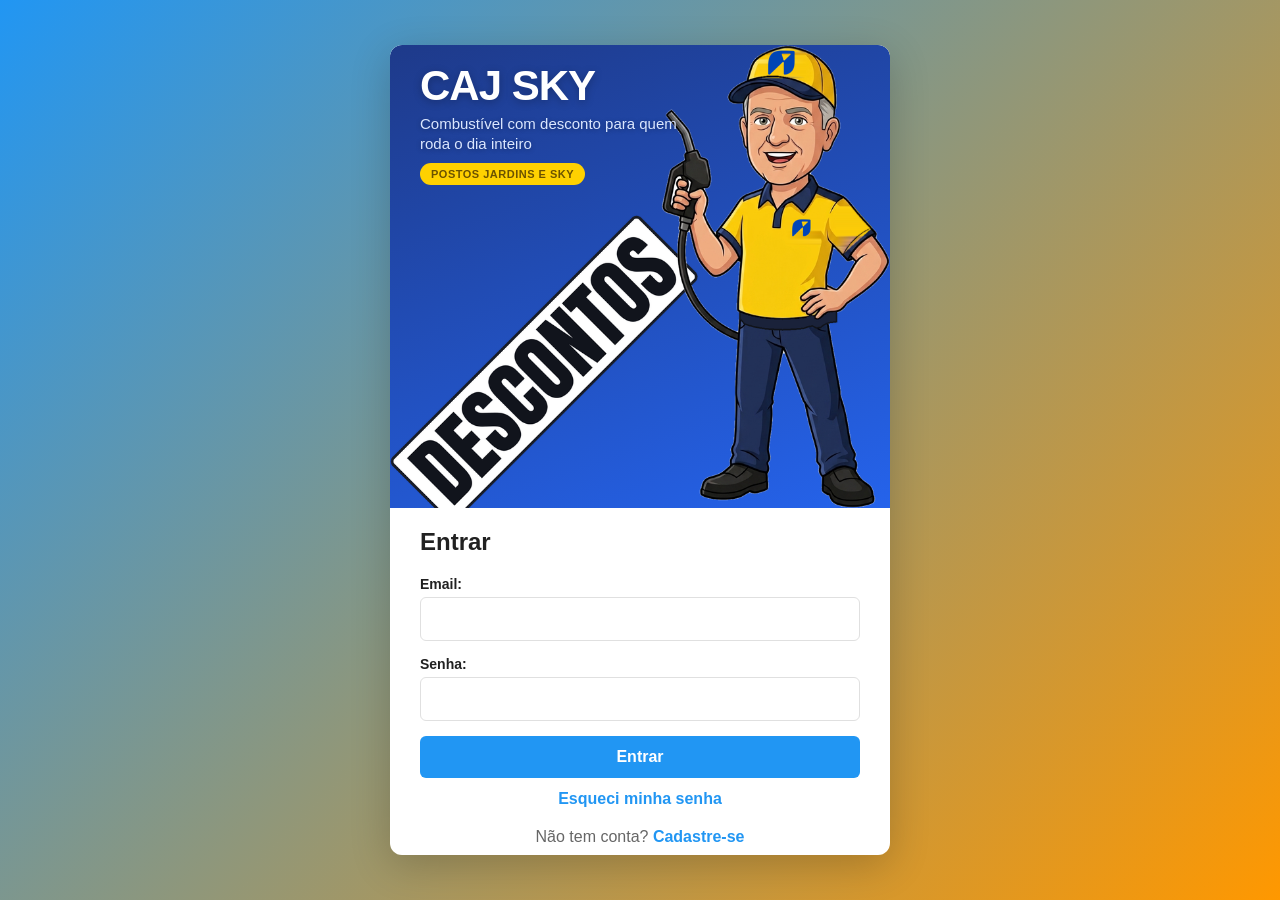
<file: frontend/index.html>
<!DOCTYPE html>
<html lang="pt-BR">
<head>
    <meta charset="UTF-8">
    <meta name="viewport" content="width=device-width, initial-scale=1.0">
    <meta name="theme-color" content="#1e3a8a">
    <title>CAJ SKY — Combustível com desconto</title>
    <link rel="manifest" href="/manifest.json">
    <link rel="apple-touch-icon" href="/icons/cajsky-192.png">
    <meta name="apple-mobile-web-app-capable" content="yes">
    <meta name="apple-mobile-web-app-status-bar-style" content="black-translucent">
    <meta name="apple-mobile-web-app-title" content="CAJ SKY">
    <link rel="stylesheet" href="css/style.css?v=7">
</head>
<body class="auth-page">
    <div class="container">
        <div class="auth-card">
            <!-- Aparece só quando alguém chega por um link de indicação
                 (?ref=CODIGO) e o código é confirmado válido pelo servidor.
                 Ver capturarCodigoIndicacao() em js/app-v2.js. -->
            <p id="faixa-indicacao" hidden
               style="background:#e8f5e9; border-left:4px solid #4CAF50; padding:10px 14px;
                      border-radius:8px; margin-bottom:14px; font-weight:600; text-align:center;">
            </p>

            <div class="logo">
                <div class="logo-texto">
                    <h1>CAJ SKY</h1>
                    <p>Combustível com desconto para quem roda o dia inteiro</p>
                    <span class="logo-bandeira">Postos Jardins e Sky</span>
                </div>
                <img src="icons/cajinho.png" class="cajinho"
                     alt="Cajinho, o frentista do CAJ SKY, com uma etiqueta de descontos na mangueira">
            </div>

            <!-- TAB DE LOGIN -->
            <div id="login-tab" class="auth-form active">
                <h2>Entrar</h2>
                <form id="login-form">
                    <div class="form-group">
                        <label for="login-email">Email:</label>
                        <input type="email" id="login-email" name="email" required>
                    </div>
                    <div class="form-group">
                        <label for="login-senha">Senha:</label>
                        <input type="password" id="login-senha" name="senha" required>
                    </div>
                    <button type="submit" class="btn btn-primary">Entrar</button>
                </form>
                <p class="toggle-auth" style="margin-top:12px;">
                    <a href="#" onclick="return abrirEsqueciSenha()">Esqueci minha senha</a>
                </p>
                <p class="toggle-auth">Não tem conta? <a href="#" onclick="toggleTab()">Cadastre-se</a></p>
                <div id="login-erro" class="erro-msg"></div>
            </div>

            <!-- ESQUECI MINHA SENHA -->
            <!-- Fica na mesma página, sem navegar para lugar nenhum: o
                 motorista está na pista, muitas vezes com sinal ruim, e cada
                 carregamento de página é uma chance de ele desistir. -->
            <div id="esqueci-tab" class="auth-form">
                <h2>Esqueci minha senha</h2>
                <p style="font-size:14px;color:#555;line-height:1.5;margin-bottom:16px;">
                    Digite o e-mail que você usou no cadastro. Vamos mandar um link
                    para você criar uma senha nova. O link vale por 1 hora.
                </p>
                <form id="esqueci-form">
                    <div class="form-group">
                        <label for="esqueci-email">Email:</label>
                        <input type="email" id="esqueci-email" name="email"
                               autocapitalize="off" spellcheck="false" required>
                    </div>
                    <button type="submit" class="btn btn-primary" id="btn-esqueci">
                        Enviar link
                    </button>
                </form>
                <p class="toggle-auth" style="margin-top:12px;">
                    <a href="#" onclick="return voltarAoLogin()">← Voltar para entrar</a>
                </p>
                <div id="esqueci-msg" class="erro-msg"></div>
            </div>

            <!-- TAB DE CADASTRO -->
            <div id="cadastro-tab" class="auth-form">
                <h2>Criar Conta</h2>
                <form id="cadastro-form">
                    <div class="form-group">
                        <label for="cadastro-nome">Nome Completo:</label>
                        <input type="text" id="cadastro-nome" name="nome" required>
                    </div>

                    <div class="form-group">
                        <label for="cadastro-cpf">CPF:</label>
                        <input type="text" id="cadastro-cpf" name="cpf" placeholder="000.000.000-00" required>
                    </div>

                    <div class="form-group">
                        <label for="cadastro-ocupacao">Ocupação:</label>
                        <select id="cadastro-ocupacao" name="ocupacao" required
                                onchange="ajustarCamposOcupacao()">
                            <option value="">Selecione...</option>
                            <option value="Táxi">Táxi</option>
                            <option value="Uber">Motorista de aplicativo (Uber, 99…)</option>
                            <option value="Outro">Outro — convênio com empresa</option>
                        </select>
                    </div>

                    <!-- ===== COMPROVAÇÃO DA CATEGORIA ===== -->
                    <fieldset class="bloco-veiculo" id="bloco-veiculo" style="display:none;">
                        <legend id="legenda-veiculo">Comprovação</legend>
                        <p class="ajuda-bloco" id="ajuda-bloco-veiculo"></p>

                        <div class="form-group">
                            <label for="cadastro-placa">Placa do carro que você está usando:</label>
                            <input type="text" id="cadastro-placa" name="placa"
                                   placeholder="ABC1D23" maxlength="8"
                                   autocapitalize="characters" autocomplete="off"
                                   spellcheck="false" oninput="formatarCampoPlaca(this)">
                            <small class="ajuda" id="ajuda-placa"></small>
                        </div>

                        <div class="form-group" id="grupo-registro">
                            <label for="cadastro-registro"><span id="rotulo-registro">Registro</span>:</label>
                            <input type="text" id="cadastro-registro" name="registro_numero"
                                   autocomplete="off" spellcheck="false">
                            <small class="ajuda" id="ajuda-registro"></small>
                        </div>

                        <div class="form-group" id="grupo-convenio" style="display:none;">
                            <label for="cadastro-empresa">Empresa do convênio:</label>
                            <select id="cadastro-empresa" name="empresa_convenio_id">
                                <option value="">Carregando empresas...</option>
                            </select>
                            <small class="ajuda" id="ajuda-convenio">
                                Só aparecem aqui as empresas com convênio assinado com os postos
                                CAJ e SKY. Seu cadastro passa por conferência da gerência antes
                                de liberar os cupons.
                            </small>
                        </div>

                        <div class="form-group">
                            <label id="rotulo-foto">Comprovante:</label>
                            <input type="file" id="cadastro-foto" accept="image/*"
                                   class="entrada-foto" onchange="prepararComprovante(this)">
                            <label for="cadastro-foto" class="botao-foto" id="botao-foto">
                                📷 Enviar comprovante
                            </label>
                            <small class="ajuda" id="ajuda-foto"></small>
                            <div id="previa-foto" class="previa-foto" hidden>
                                <img id="previa-foto-img" alt="Comprovante enviado">
                                <button type="button" class="trocar-foto" onclick="limparComprovante()">
                                    Trocar imagem
                                </button>
                            </div>
                        </div>
                    </fieldset>

                    <div class="form-group">
                        <label for="cadastro-tel">Telefone:</label>
                        <input type="tel" id="cadastro-tel" name="tel" placeholder="(11) 99999-9999" required>
                    </div>

                    <div class="form-group">
                        <label for="cadastro-endereco">Endereço Completo:</label>
                        <input type="text" id="cadastro-endereco" name="endereco" placeholder="Rua, número, bairro, cidade" required>
                    </div>

                    <div class="form-group">
                        <label for="cadastro-email">Email:</label>
                        <input type="email" id="cadastro-email" name="email" required>
                    </div>

                    <div class="form-group">
                        <label for="cadastro-senha">Senha:</label>
                        <input type="password" id="cadastro-senha" name="senha" required>
                    </div>

                    <div class="form-group">
                        <label for="cadastro-confirmacao">Confirmar Senha:</label>
                        <input type="password" id="cadastro-confirmacao" name="confirmacao" required>
                    </div>

                    <div class="form-group form-consentimento">
                        <label class="checkbox-label">
                            <input type="checkbox" id="cadastro-promocoes" name="aceita_promocoes" required>
                            <span><strong>Aceito receber os avisos do aplicativo</strong> — cupons do dia,
                            mudanças de preço e ofertas por tempo limitado dos postos CAJ e SKY,
                            por notificação, WhatsApp, SMS ou e-mail.
                            <br>Autorizo também o uso da <strong>placa e do comprovante enviado</strong>
                            para conferir, no abastecimento, que o desconto é usado por quem tem
                            direito a ele. Esses dados não são usados para outra finalidade nem
                            repassados a terceiros, e são apagados se a conta for encerrada.</span>
                        </label>
                        <small class="ajuda">Obrigatório: é assim que você fica sabendo o desconto do dia.</small>

                        <label class="checkbox-label checkbox-secundario">
                            <input type="checkbox" id="cadastro-parceiros" name="aceita_parceiros">
                            <span>Também quero receber promoções de parceiros e novidades do clube.</span>
                        </label>
                        <small class="ajuda">Opcional. Pode cancelar quando quiser.</small>
                    </div>

                    <button type="submit" class="btn btn-primary">Cadastrar</button>
                </form>
                <p class="toggle-auth">Já tem conta? <a href="#" onclick="toggleTab()">Faça Login</a></p>
                <div id="cadastro-erro" class="erro-msg"></div>
            </div>

            <div class="info-box">
                <p>✅ Cadastre-se gratuitamente</p>
                <p>✅ Gere QR code diariamente</p>
                <p>✅ Economize em cada abastecimento</p>
            </div>
        </div>
    </div>

    <script>
        window.INSTALAR = {
            titulo: 'Instale o CAJ SKY no seu celular',
            texto: 'Fica um ícone na sua tela, abre direto no cupom e avisa quando o preço baixar.',
            cor: '#2563eb'
        };
    </script>
    <script src="js/instalar.js?v=1"></script>
    <script src="js/comprovacao.js?v=1"></script>
    <script src="js/app-v2.js?v=13"></script>
</body>
</html>
</file>
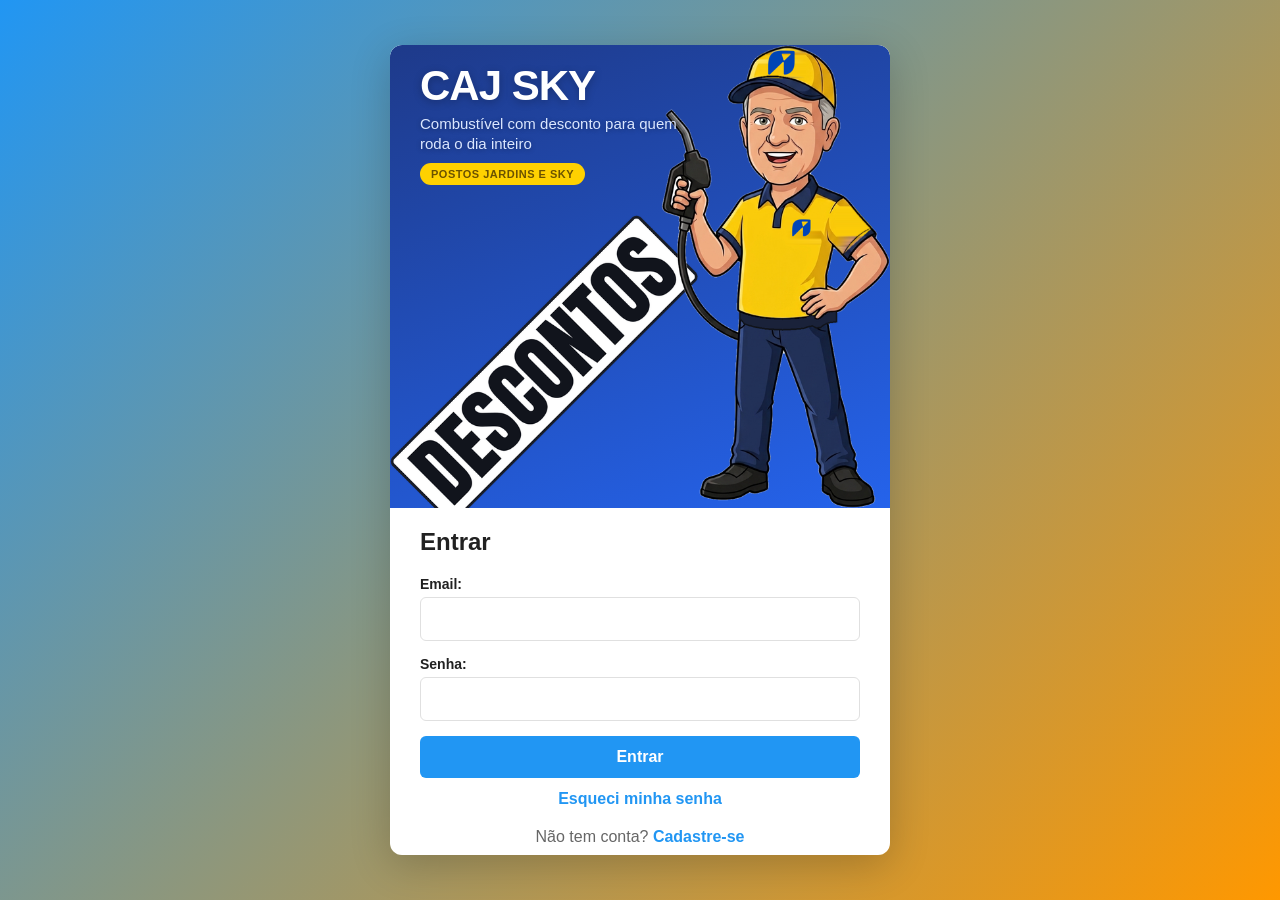
<file: frontend/dashboard-v2.html>
<!DOCTYPE html>
<html lang="pt-BR">
<head>
    <meta charset="UTF-8">
    <meta name="viewport" content="width=device-width, initial-scale=1.0">
    <meta name="theme-color" content="#2196F3">
    <title>Descontos Jardins Sky - Dashboard</title>
    <link rel="manifest" href="manifest.json">
    <link rel="stylesheet" href="css/style.css">
</head>
<body class="dashboard-page">
    <div class="navbar">
        <h1>Descontos Jardins Sky</h1>
        <div class="navbar-icons">
            <button onclick="exibirPerfil()" class="icon-btn">👤</button>
            <button onclick="logout()" class="icon-btn">🚪</button>
        </div>
    </div>

    <div class="container dashboard-container">
        <!-- SAUDAÇÃO -->
        <div class="welcome-card">
            <h2>Bem-vindo, <span id="cliente-nome">Usuário</span>! 👋</h2>
            <p>Selecione um produto e gere seu QR code diário para economizar</p>
        </div>

        <!-- LISTA DE PRODUTOS -->
        <div class="cupom-card">
            <div class="cupom-header">
                <h3>📦 Produtos Disponíveis</h3>
                <span class="cupom-data" id="cupom-data"></span>
            </div>

            <div id="produtos-lista" class="produtos-lista">
                <p style="text-align: center; color: #999; padding: 20px;">Carregando produtos...</p>
            </div>
        </div>

        <!-- CUPOM GERADO -->
        <div class="cupom-card" id="cupom-card" style="display: none;">
            <div class="cupom-header">
                <h3>✅ Seu Cupom</h3>
                <span class="cupom-data" id="cupom-data-2"></span>
            </div>

            <div id="cupom-gerado" class="cupom-gerado">
                <div class="qrcode-container">
                    <img id="qrcode-img" src="" alt="QR Code" style="width: 200px; height: 200px; border: 2px solid #e0e0e0; border-radius: 8px;">
                    <p id="qrcode-text" class="qrcode-text"></p>
                </div>

                <div class="cupom-info">
                    <h4>📦 Produto</h4>
                    <div class="info-row">
                        <span class="label">Nome:</span>
                        <span id="cupom-produto-nome" class="valor">-</span>
                    </div>
                    <div class="info-row">
                        <span class="label">Preço:</span>
                        <span id="cupom-produto-preco" class="valor">-</span>
                    </div>
                </div>

                <div class="cupom-info" style="background: #e8f5e9; border-left: 4px solid #4CAF50;">
                    <h4>💰 Desconto</h4>
                    <div class="info-row">
                        <span class="label">Tipo:</span>
                        <span id="cupom-desconto-tipo" class="valor">-</span>
                    </div>
                    <div class="info-row">
                        <span class="label">Valor:</span>
                        <span id="cupom-desconto-valor" class="valor">-</span>
                    </div>
                    <div class="info-row">
                        <span class="label">Por unidade:</span>
                        <span id="cupom-desconto-unitario" class="valor">-</span>
                    </div>
                </div>

                <div class="cupom-info" style="background: #fff3e0; border-left: 4px solid #FF9800;">
                    <h4>⛽ Limite & Economia</h4>
                    <div class="info-row">
                        <span class="label">Limite:</span>
                        <span id="cupom-limite" class="valor">-</span>
                    </div>
                    <div class="info-row">
                        <span class="label">Economia máxima:</span>
                        <span id="cupom-economia" class="valor">-</span>
                    </div>
                </div>

                <div class="aviso-uso-unico">
                    <strong>⚠️ Vale para um abastecimento só</strong>
                    <p>
                        Aproveite todo o limite de uma vez. Se você abastecer menos,
                        o que sobrar <strong>não fica guardado</strong> para depois —
                        o cupom encerra no primeiro abastecimento.
                    </p>
                </div>

                <div class="cupom-instrucoes">
                    <h4>Como Usar:</h4>
                    <ol>
                        <li>Procure um dos postos participantes</li>
                        <li>Mostre este QR code para o operador</li>
                        <li>O desconto será aplicado no abastecimento</li>
                        <li><strong>Encha até o limite</strong> — é a sua única chance hoje</li>
                        <li>Gere novo cupom amanhã para mais descontos</li>
                    </ol>
                </div>

                <div class="cupom-limites">
                    <p>⚠️ Um cupom por produto/dia | Um abastecimento por cupom</p>
                </div>

                <button onclick="salvarQRCode()" class="btn btn-secondary">
                    💾 Salvar QR Code
                </button>

                <button onclick="compartilharQRCode()" class="btn btn-secondary" style="margin-top: 10px; background: #25D366; color: #fff;">
                    📲 Enviar por WhatsApp
                </button>

                <button onclick="imprimirCupom()" class="btn btn-secondary" style="margin-top: 10px;">
                    📄 Imprimir Cupom
                </button>

                <button onclick="voltarProdutos()" class="btn" style="background: #999; margin-top: 10px;">
                    ← Voltar aos Produtos
                </button>
            </div>
        </div>

        <!-- POSTOS PARTICIPANTES -->
        <div class="postos-card">
            <h3>Postos Participantes</h3>
            <div class="posto-item">
                <h4>CAJ - Centro Automotivo Jardins</h4>
                <p>📍 Rua Estados Unidos, 1930 - Esquina Consolação</p>
                <p>⏰ Horário: 24h | ⛽ Ipiranga</p>
            </div>
            <div class="posto-item">
                <h4>SKY - Sky Auto Posto</h4>
                <p>📍 Rua Estados Unidos, 1776 - Esquina Bela Cintra</p>
                <p>⏰ Horário: 24h | ⛽ Ipiranga</p>
            </div>
        </div>
    </div>

    <!-- MODAL DE PERFIL -->
    <div id="perfil-modal" class="modal" style="display: none;">
        <div class="modal-content">
            <span class="close" onclick="fecharPerfil()">&times;</span>
            <h2>Meus Dados</h2>
            <div id="perfil-dados"></div>
            <button onclick="fecharPerfil()" class="btn btn-primary">Fechar</button>
        </div>
    </div>

    <script src="js/app-v2.js"></script>
</body>
</html>
</file>
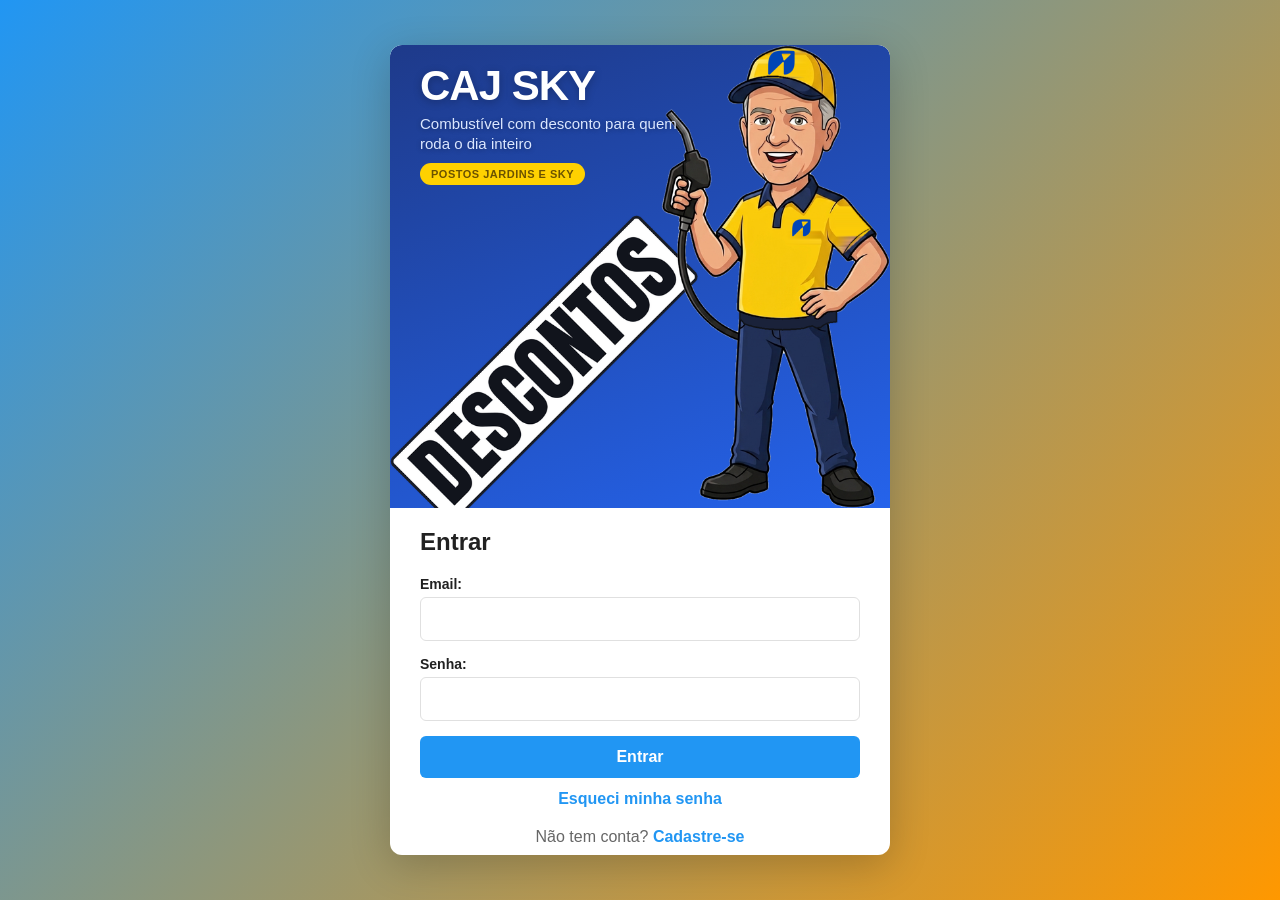
<file: frontend/dashboard.html>
<!DOCTYPE html>
<html lang="pt-BR">
<head>
    <meta charset="UTF-8">
    <meta name="viewport" content="width=device-width, initial-scale=1.0">
    <meta name="theme-color" content="#1e3a8a">
    <title>CAJ SKY — Meu cupom</title>
    <link rel="manifest" href="/manifest.json">
    <link rel="apple-touch-icon" href="/icons/cajsky-192.png">
    <meta name="apple-mobile-web-app-capable" content="yes">
    <meta name="apple-mobile-web-app-status-bar-style" content="black-translucent">
    <meta name="apple-mobile-web-app-title" content="CAJ SKY">
    <link rel="stylesheet" href="css/style.css?v=3">
</head>
<body class="dashboard-page">
    <div class="navbar">
        <h1>Descontos Jardins Sky</h1>
        <div class="navbar-icons">
            <button onclick="exibirPerfil()" class="icon-btn" title="Perfil">👤</button>
            <button onclick="logout()" class="btn-logout">🚪 Sair</button>
        </div>
    </div>

    <div class="container dashboard-container">
        <!-- SAUDAÇÃO -->
        <div class="welcome-card">
            <h2>Bem-vindo, <span id="cliente-nome">Usuário</span>! 👋</h2>
            <p>Gere seu QR code diário para economizar em cada abastecimento</p>
        </div>

        <!-- CARRO EM USO -->
        <div class="cartao-placa">
            <p class="titulo-placa">Carro que você está usando</p>
            <p class="valor-placa" id="placa-atual">—</p>
            <p class="aviso-placa">
                O frentista confere esta placa com o carro na bomba.
                Trocou de carro? Atualize antes de abastecer.
            </p>
            <button type="button" class="btn-trocar-placa" onclick="abrirTrocaPlaca()">
                Trocar a placa
            </button>

            <div class="linha-troca" id="linha-troca-placa" hidden>
                <input type="text" id="placa-atual-campo" maxlength="8" placeholder="ABC1D23"
                       autocapitalize="characters" autocomplete="off" spellcheck="false"
                       oninput="formatarCampoPlaca(this)">
                <button type="button" onclick="salvarPlaca()">Salvar</button>
            </div>
            <p class="msg-placa" id="msg-placa"></p>
        </div>

        <!-- INDIQUE E GANHE (programa de indicação) -->
        <div class="postos-card" id="indicacao-card" hidden
             style="background:#fff8e1; border-left:4px solid #f9a825;">
            <h3>🎁 Indique e Ganhe</h3>
            <p id="indicacao-prazo" hidden
               style="margin:4px 0; font-weight:600; color:#b45309;"></p>
            <p id="indicacao-total" style="margin:4px 0;">—</p>
            <p id="indicacao-progresso" style="margin:4px 0;">—</p>
            <p id="indicacao-regra" style="margin:6px 0; font-size:13px; color:#555;">—</p>
            <p id="indicacao-premio-pronto" hidden
               style="background:#e8f5e9; border-left:4px solid #4CAF50; padding:8px 10px;
                      border-radius:6px; margin:8px 0; font-weight:600;"></p>

            <p style="margin:10px 0 4px; font-size:13px; color:#555;">Seu link de indicação:</p>
            <p id="indicacao-link" style="font-weight:600; word-break:break-all;">—</p>
            <p id="indicacao-copiado" hidden style="color:#2e7d32; font-size:13px; margin:4px 0;">
                ✓ Link copiado!
            </p>

            <div style="display:flex; gap:10px; flex-wrap:wrap; margin-top:10px;">
                <button onclick="compartilharIndicacao()" class="btn btn-primary" type="button">
                    📲 Compartilhar no WhatsApp
                </button>
                <button onclick="copiarLinkIndicacao()" class="btn" type="button">
                    🔗 Copiar link
                </button>
            </div>
        </div>

        <!-- PRODUTOS DISPONÍVEIS (NOVO) -->
        <div class="cupom-card">
            <div class="cupom-header">
                <h3>📦 Produtos Disponíveis</h3>
                <span id="cupom-data" class="cupom-data"></span>
            </div>

            <div id="produtos-lista" class="produtos-lista">
                <p style="text-align: center; color: #999;">Carregando produtos...</p>
            </div>
        </div>

        <!-- CUPOM DO DIA -->
        <div class="cupom-card" id="cupom-card" style="display: none;">
            <div class="cupom-header">
                <h3>Seu Cupom de Hoje</h3>
                <span id="cupom-data-2" class="cupom-data"></span>
            </div>

            <div id="cupom-vazio" class="cupom-vazio" style="display: none;">
                <p>Selecione um produto para gerar cupom</p>
            </div>

            <div id="cupom-gerado" class="cupom-gerado" style="display: none;">
                <div class="qrcode-container">
                    <img id="qrcode-img" src="" alt="QR Code" style="width: 200px; height: 200px; border: 2px solid #e0e0e0; border-radius: 8px;">
                    <p id="qrcode-text" class="qrcode-text"></p>
                </div>

                <!-- PREÇO FINAL EM DESTAQUE -->
                <div class="preco-destaque">
                    <span class="preco-destaque-rotulo" id="preco-destaque-produto">Você paga</span>
                    <div class="preco-destaque-valor">
                        <span id="preco-final-destaque">-</span>
                        <span class="preco-destaque-unidade" id="preco-final-unidade">por litro</span>
                    </div>
                    <div class="preco-destaque-antes">
                        <span id="preco-tabela-riscado"></span>
                        <span id="preco-economia-badge" class="economia-badge"></span>
                    </div>
                </div>

                <div class="cupom-info" style="background: #e8f5e9; border-left: 4px solid #4CAF50;">
                    <h4>📦 Produto</h4>
                    <div class="info-row">
                        <span class="label">Nome:</span>
                        <span id="produto-nome" class="valor">-</span>
                    </div>
                    <div class="info-row">
                        <span class="label">Preço de bomba:</span>
                        <span class="valor"><span id="produto-preco">-</span><span id="produto-unidade"></span></span>
                    </div>
                </div>

                <div class="cupom-info">
                    <h4>💰 Desconto</h4>
                    <div class="info-row">
                        <span class="label">Tipo:</span>
                        <span id="desconto-tipo" class="valor">-</span>
                    </div>
                    <div class="info-row">
                        <span class="label">Valor:</span>
                        <span id="desconto-valor" class="valor">-</span>
                    </div>
                    <div class="info-row">
                        <span class="label">Economia:</span>
                        <span id="desconto-aplicado" class="valor">-</span>
                    </div>
                    <div class="info-row" style="margin-top: 12px; border-top: 1px solid #e0e0e0; padding-top: 12px; font-weight: 600;">
                        <span class="label">Preço final:</span>
                        <span id="preco-final" class="valor">-</span>
                    </div>
                </div>

                <div class="cupom-instrucoes">
                    <h4>Como Usar:</h4>
                    <ol>
                        <li>Vá até o posto — o endereço e a rota estão logo abaixo</li>
                        <li>Mostre este QR code para o frentista</li>
                        <li>O desconto entra na hora, na bomba</li>
                        <li>Volte amanhã para gerar novo cupom</li>
                    </ol>
                </div>

                <!-- Endereço e rota do posto, DENTRO do cupom.
                     Antes ficavam num bloco no fim da página: quem abria o
                     cupom via o QR code e não via para onde ir. O conteúdo
                     vem de js/postos.js. -->
                <div id="cupom-postos" class="cupom-postos"></div>

                <div class="cupom-limites">
                    <p>⚠️ Um cupom por produto | Válido apenas hoje, até a meia-noite</p>
                    <p id="cupom-saldo" style="margin-top:6px;"></p>
                </div>

                <button onclick="salvarQRCode()" class="btn btn-primary">
                    💾 Salvar cupom no celular
                </button>

                <button onclick="imprimirCupom()" class="btn btn-secondary" style="margin-top: 10px;">
                    📄 Imprimir Cupom
                </button>

                <button onclick="voltarProdutos()" class="btn" style="background: #999; margin-top: 10px;">
                    ← Voltar aos Produtos
                </button>
            </div>

        </div>

        <!-- POSTOS PARTICIPANTES -->
        <div class="postos-card">
            <h3>Postos Participantes</h3>
            <div class="posto-item">
                <h4>Posto Jardins</h4>
                <p>📍 Rua Estados Unidos, 1930 — esquina com a Rua da Consolação</p>
                <p>⏰ Aberto 24 horas</p>
            </div>
            <div class="posto-item">
                <h4>Posto Sky</h4>
                <p>📍 Rua Estados Unidos, 1776 — esquina com a Rua Bela Cintra</p>
                <p>⏰ Aberto 24 horas</p>
            </div>
        </div>

        <!-- MEUS ABASTECIMENTOS -->
        <div class="historico-card">
            <h3>Histórico de Abastecimentos</h3>
            <div id="historico-container">
                <p>Nenhum abastecimento registrado ainda</p>
            </div>
        </div>
    </div>

    <!-- MODAL DE PERFIL -->
    <div id="perfil-modal" class="modal" style="display: none;">
        <div class="modal-content">
            <span class="close" onclick="fecharPerfil()">&times;</span>
            <h2>Meus Dados</h2>
            <div id="perfil-dados"></div>
            <button onclick="fecharPerfil()" class="btn btn-primary">Fechar</button>
        </div>
    </div>

    <script>
        window.INSTALAR = {
            titulo: 'Deixe o cupom a um toque',
            texto: 'Instale o CAJ SKY na tela do celular: abre direto no seu cupom, mesmo sem internet na pista.',
            cor: '#2563eb'
        };
    </script>
    <script src="js/instalar.js?v=1"></script>
    <script src="js/comprovacao.js?v=1"></script>
    <script src="js/postos.js?v=1"></script>
    <script src="js/app-v2.js?v=13"></script>
</body>
</html>
</file>
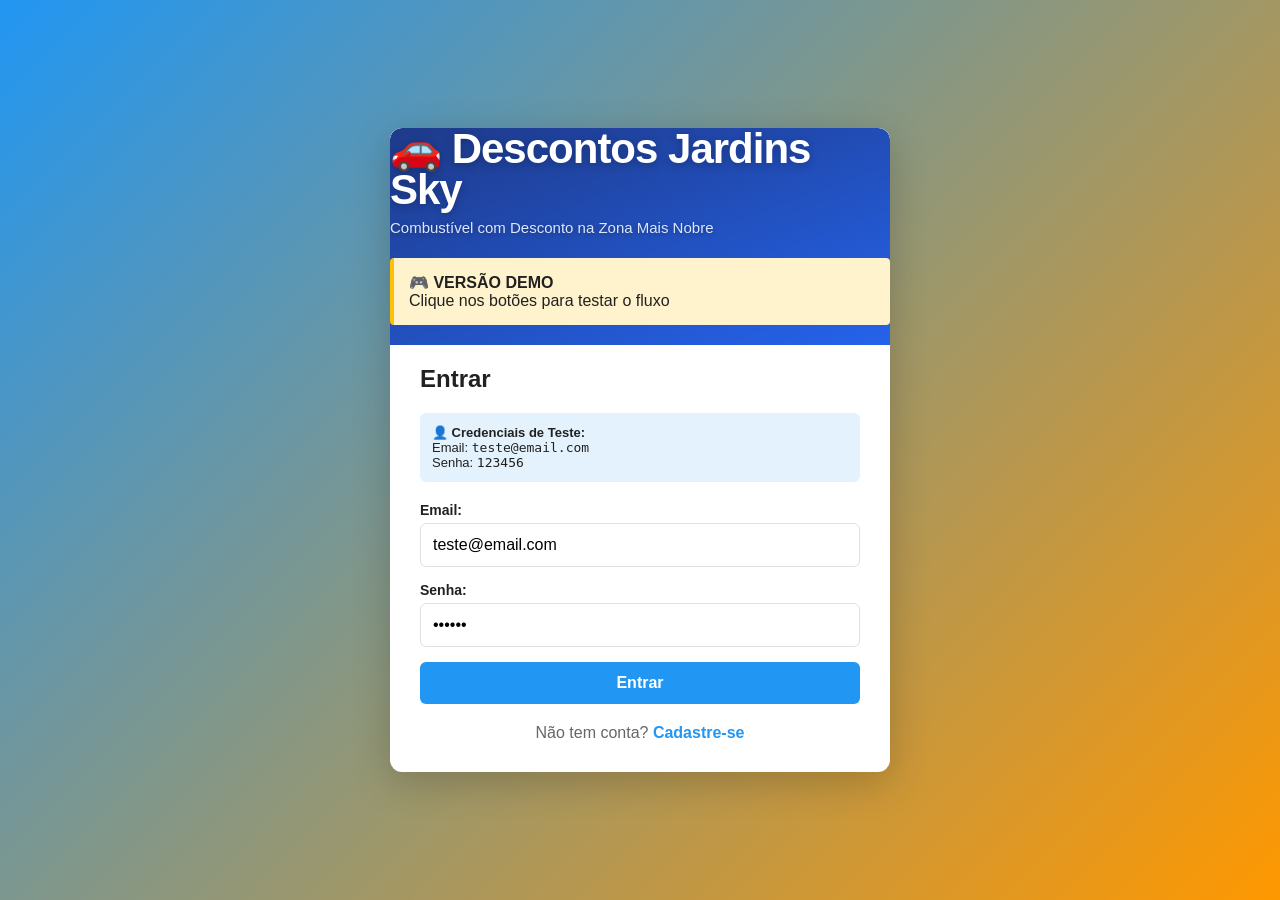
<file: frontend/demo.html>
<!DOCTYPE html>
<html lang="pt-BR">
<head>
    <meta charset="UTF-8">
    <meta name="viewport" content="width=device-width, initial-scale=1.0">
    <title>Demo - Descontos Jardins Sky</title>
    <link rel="stylesheet" href="css/style.css">
    <style>
        .demo-info {
            background: #fff3cd;
            border-left: 4px solid #ffc107;
            padding: 15px;
            margin: 20px auto;
            border-radius: 4px;
            max-width: 600px;
        }
    </style>
</head>
<body class="auth-page">
    <div class="container">
        <div class="auth-card">
            <div class="logo">
                <h1>🚗 Descontos Jardins Sky</h1>
                <p>Combustível com Desconto na Zona Mais Nobre</p>
                <div class="demo-info">
                    <strong>🎮 VERSÃO DEMO</strong><br>
                    Clique nos botões para testar o fluxo
                </div>
            </div>

            <div id="login-tab" class="auth-form active">
                <h2>Entrar</h2>
                <div style="background: #e3f2fd; padding: 12px; border-radius: 6px; margin-bottom: 20px; font-size: 13px;">
                    <strong>👤 Credenciais de Teste:</strong><br>
                    Email: <code>teste@email.com</code><br>
                    Senha: <code>123456</code>
                </div>

                <form onsubmit="return demonstrarLogin(event)">
                    <div class="form-group">
                        <label for="demo-email">Email:</label>
                        <input type="email" id="demo-email" value="teste@email.com">
                    </div>
                    <div class="form-group">
                        <label for="demo-senha">Senha:</label>
                        <input type="password" id="demo-senha" value="123456">
                    </div>
                    <button type="submit" class="btn btn-primary">Entrar</button>
                </form>

                <p class="toggle-auth">Não tem conta? <a href="#" onclick="alternaTaba()">Cadastre-se</a></p>
            </div>

            <div id="cadastro-tab" class="auth-form">
                <h2>Criar Conta</h2>
                <form onsubmit="return demonstrarCadastro(event)">
                    <div class="form-group">
                        <label>Nome Completo:</label>
                        <input type="text" value="João da Silva" readonly>
                    </div>
                    <div class="form-group">
                        <label>CPF:</label>
                        <input type="text" value="123.456.789-01" readonly>
                    </div>
                    <div class="form-group">
                        <label>Ocupação:</label>
                        <select disabled>
                            <option>Táxi</option>
                        </select>
                    </div>
                    <div class="form-group">
                        <label>Telefone:</label>
                        <input type="tel" value="(11) 98765-4321" readonly>
                    </div>
                    <div class="form-group">
                        <label>Endereço:</label>
                        <input type="text" value="Rua das Flores, 123, Jardins" readonly>
                    </div>
                    <div class="form-group">
                        <label>Email:</label>
                        <input type="email" value="joao@email.com" readonly>
                    </div>
                    <div class="form-group">
                        <label>Tipo de Desconto:</label>
                        <select disabled>
                            <option>Percentual (%)</option>
                        </select>
                    </div>
                    <div class="form-group">
                        <label>Valor:</label>
                        <input type="number" value="5" readonly>
                    </div>
                    <button type="submit" class="btn btn-primary">Cadastrar</button>
                </form>
                <p class="toggle-auth">Já tem conta? <a href="#" onclick="alternaTaba()">Faça Login</a></p>
            </div>
        </div>
    </div>

    <!-- MODAL DASHBOARD -->
    <div id="dashboard-modal" class="modal" style="display: none; align-items: flex-start; padding-top: 40px;">
        <div class="modal-content" style="width: 100%; max-width: 600px; max-height: 90vh; overflow-y: auto;">
            <button onclick="fecharDashboard()" style="position: absolute; top: 10px; right: 10px; background: none; border: none; font-size: 28px; cursor: pointer;">×</button>

            <div class="navbar" style="position: static; margin: -30px -30px 20px -30px; margin-bottom: 20px;">
                <h1 style="font-size: 18px;">Descontos Jardins Sky</h1>
            </div>

            <div class="welcome-card">
                <h2>Bem-vindo, Cliente Teste! 👋</h2>
                <p>Gere seu QR code diário para economizar</p>
            </div>

            <div class="cupom-card">
                <div class="cupom-header">
                    <h3>Seu Cupom de Hoje</h3>
                    <span class="cupom-data" id="data-hoje"></span>
                </div>

                <div id="cupom-vazio" class="cupom-vazio">
                    <p>Você ainda não gerou seu cupom de hoje</p>
                    <button onclick="demonstrarGerarQR()" class="btn btn-primary btn-lg">
                        Gerar QR Code
                    </button>
                </div>

                <div id="cupom-gerado" class="cupom-gerado" style="display: none;">
                    <div class="qrcode-container">
                        <svg width="200" height="200" xmlns="http://www.w3.org/2000/svg" style="border: 2px solid #e0e0e0; border-radius: 8px;">
                            <rect width="200" height="200" fill="white"/>
                            <text x="50" y="100" font-size="16" text-anchor="middle" dominant-baseline="middle">
                                QR CODE
                            </text>
                            <text x="50" y="130" font-size="12" text-anchor="middle" fill="#999">
                                Código: ABC12345
                            </text>
                        </svg>
                        <p style="margin-top: 10px; font-size: 12px; color: #999;">Código: ABC12345</p>
                    </div>

                    <div class="cupom-info">
                        <h4>Informações do Desconto:</h4>
                        <div class="info-row">
                            <span class="label">Tipo:</span>
                            <span class="valor">Percentual</span>
                        </div>
                        <div class="info-row">
                            <span class="label">Valor:</span>
                            <span class="valor">5%</span>
                        </div>
                    </div>

                    <div class="cupom-instrucoes">
                        <h4>Como Usar:</h4>
                        <ol>
                            <li>Procure um dos postos participantes</li>
                            <li>Mostre este QR code para o operador</li>
                            <li>O desconto será aplicado automaticamente</li>
                            <li>Volte amanhã para gerar novo cupom</li>
                        </ol>
                    </div>

                    <div class="cupom-limites">
                        <p>⚠️ Um cupom por dia | Válido apenas hoje</p>
                    </div>

                    <button onclick="window.print()" class="btn btn-secondary">
                        📄 Imprimir Cupom
                    </button>
                </div>
            </div>

            <div class="postos-card">
                <h3>Postos Participantes</h3>
                <div class="posto-item">
                    <h4>CAJ - Centro Automotivo Jardins</h4>
                    <p>📍 Rua Estados Unidos, 1930 - Esquina Consolação</p>
                    <p>⏰ Horário: 24h | ⛽ Ipiranga</p>
                </div>
                <div class="posto-item">
                    <h4>SKY - Sky Auto Posto</h4>
                    <p>📍 Rua Estados Unidos, 1776 - Esquina Bela Cintra</p>
                    <p>⏰ Horário: 24h | ⛽ Ipiranga</p>
                </div>
            </div>
        </div>
    </div>

    <script>
        // Atualiza data
        document.getElementById('data-hoje').textContent = new Date().toLocaleDateString('pt-BR');
        document.getElementById('cupom-data').textContent = new Date().toLocaleDateString('pt-BR');

        function alternaTaba() {
            document.getElementById('login-tab').classList.toggle('active');
            document.getElementById('cadastro-tab').classList.toggle('active');
            return false;
        }

        function demonstrarLogin(e) {
            e.preventDefault();
            const email = document.getElementById('demo-email').value;
            const senha = document.getElementById('demo-senha').value;

            if (email === 'teste@email.com' && senha === '123456') {
                alert('✅ Login realizado com sucesso!\n\nVocê será redirecionado para o dashboard...');
                document.getElementById('dashboard-modal').style.display = 'flex';
                document.body.style.overflow = 'hidden';
            } else {
                alert('❌ Email ou senha incorretos!\nUse: teste@email.com / 123456');
            }
            return false;
        }

        function demonstrarCadastro(e) {
            e.preventDefault();
            alert('✅ Cadastro realizado com sucesso!\n\nAgora faça login com:\nEmail: joao@email.com\nSenha: 123456');
            alternaTaba();
            return false;
        }

        function demonstrarGerarQR() {
            document.getElementById('cupom-vazio').style.display = 'none';
            document.getElementById('cupom-gerado').style.display = 'block';
            alert('✅ QR code gerado com sucesso!');
        }

        function fecharDashboard() {
            document.getElementById('dashboard-modal').style.display = 'none';
            document.body.style.overflow = 'auto';
        }

        // Fechar ao clicar fora
        document.getElementById('dashboard-modal').addEventListener('click', (e) => {
            if (e.target.id === 'dashboard-modal') fecharDashboard();
        });
    </script>
</body>
</html>
</file>
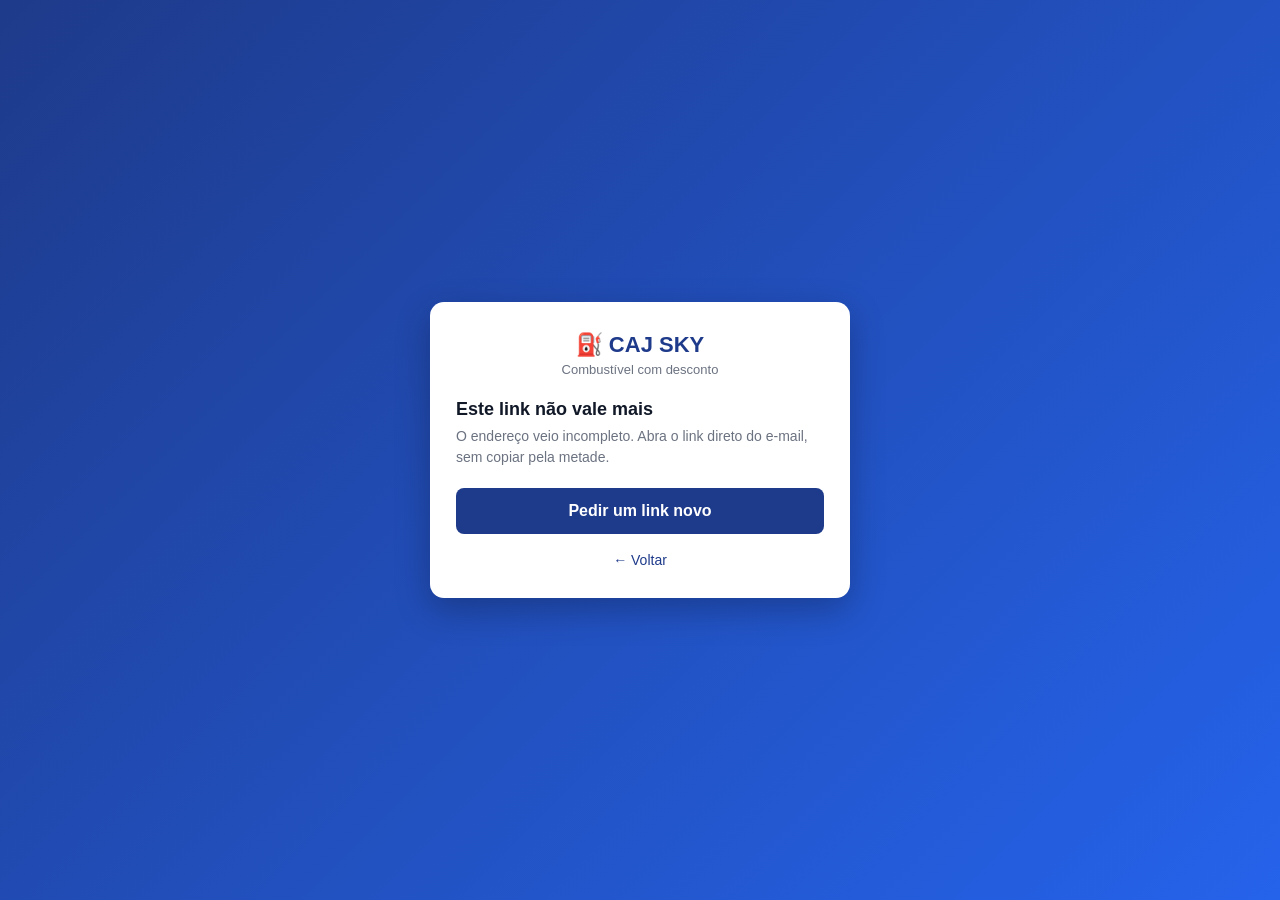
<file: frontend/redefinir-senha.html>
<!DOCTYPE html>
<html lang="pt-BR">
<head>
    <meta charset="UTF-8">
    <meta name="viewport" content="width=device-width, initial-scale=1.0">
    <meta name="theme-color" content="#1e3a8a">
    <title>CAJ SKY — Criar nova senha</title>
    <link rel="apple-touch-icon" href="/icons/cajsky-192.png">
    <!-- Página aberta a partir de um link de e-mail: sem manifest e sem
         service worker de propósito. Se o PWA guardasse esta tela em cache,
         um link novo abriria a resposta do link velho. -->
    <meta name="robots" content="noindex">
    <style>
        * { box-sizing: border-box; }
        body {
            margin: 0; min-height: 100vh; display: flex;
            align-items: center; justify-content: center; padding: 20px;
            font-family: -apple-system, BlinkMacSystemFont, 'Segoe UI', Roboto, Arial, sans-serif;
            background: linear-gradient(135deg, #1e3a8a 0%, #2563eb 100%);
        }
        .caixa {
            background: #fff; border-radius: 14px; padding: 30px 26px;
            width: 100%; max-width: 420px;
            box-shadow: 0 12px 34px rgba(0,0,0,.25);
        }
        .marca { text-align: center; margin-bottom: 22px; }
        .marca h1 { margin: 0; font-size: 22px; color: #1e3a8a; }
        .marca p { margin: 4px 0 0; font-size: 13px; color: #6b7280; }
        h2 { margin: 0 0 6px; font-size: 18px; color: #111827; }
        .sub { margin: 0 0 20px; font-size: 14px; color: #6b7280; line-height: 1.5; }
        label { display: block; font-size: 13px; font-weight: 600;
                color: #374151; margin-bottom: 6px; }
        input[type=password] {
            width: 100%; padding: 13px 12px; font-size: 16px;
            border: 1.5px solid #d1d5db; border-radius: 8px; margin-bottom: 4px;
        }
        input[type=password]:focus { outline: none; border-color: #2563eb; }
        .dica { font-size: 12px; color: #6b7280; margin: 0 0 16px; }
        .btn {
            width: 100%; padding: 14px; font-size: 16px; font-weight: 700;
            color: #fff; background: #1e3a8a; border: none;
            border-radius: 8px; cursor: pointer;
        }
        .btn:disabled { background: #9ca3af; cursor: not-allowed; }
        .msg { margin-top: 16px; padding: 12px; border-radius: 8px;
               font-size: 14px; line-height: 1.5; display: none; }
        .msg.erro { display: block; background: #fee2e2; color: #991b1b; }
        .msg.ok   { display: block; background: #dcfce7; color: #14532d; }
        .voltar { display: block; text-align: center; margin-top: 18px;
                  font-size: 14px; color: #1e3a8a; text-decoration: none; }
        .carregando { text-align: center; color: #6b7280; font-size: 14px; padding: 20px 0; }
        .mostrar { display: flex; align-items: center; gap: 7px;
                   font-size: 13px; color: #4b5563; margin: 2px 0 16px; cursor: pointer; }
        .mostrar input { width: auto; margin: 0; }
    </style>
</head>
<body>
<div class="caixa">
    <div class="marca">
        <h1>⛽ CAJ SKY</h1>
        <p>Combustível com desconto</p>
    </div>

    <div id="carregando" class="carregando">Conferindo o link…</div>

    <!-- Link inválido/vencido: nem mostra o formulário. Deixar a pessoa
         escolher uma senha para só depois dizer que o link venceu é a
         forma mais rápida de fazer alguém desistir. -->
    <div id="bloco-invalido" style="display:none;">
        <h2>Este link não vale mais</h2>
        <p class="sub" id="texto-invalido"></p>
        <a class="btn" id="btn-voltar-inv"
           style="display:block;text-align:center;text-decoration:none;padding:14px;">
            Pedir um link novo
        </a>
    </div>

    <form id="bloco-form" style="display:none;" onsubmit="return salvar(event)">
        <h2>Criar nova senha</h2>
        <p class="sub" id="saudacao"></p>

        <label for="senha">Nova senha</label>
        <input type="password" id="senha" autocomplete="new-password" required>
        <p class="dica" id="dica-minimo"></p>

        <label for="senha2">Repita a nova senha</label>
        <input type="password" id="senha2" autocomplete="new-password" required>

        <label class="mostrar">
            <input type="checkbox" id="ver" onchange="alternarVer()">
            Mostrar as senhas
        </label>

        <button type="submit" class="btn" id="btn-salvar">Salvar nova senha</button>
        <div id="msg" class="msg"></div>
    </form>

    <div id="bloco-pronto" style="display:none;">
        <h2>Senha alterada ✅</h2>
        <p class="sub">
            Pronto. Já pode entrar com a senha nova.
            Enviamos um aviso para o seu e-mail confirmando a alteração.
        </p>
        <a class="btn" id="btn-entrar"
           style="display:block;text-align:center;text-decoration:none;padding:14px;">
            Ir para a tela de entrar
        </a>
    </div>

    <a class="voltar" id="link-voltar" href="/">← Voltar</a>
</div>

<script>
// Mesmo endereço de servidor que js/app-v2.js e js/admin.js usam.
// Se um dia o backend mudar de endereço, os três precisam mudar juntos.
const API = 'https://descontos-jardins-sky-1.onrender.com';

const params = new URLSearchParams(location.search);
const TOKEN = params.get('token') || '';
const TIPO  = (params.get('tipo') === 'admin') ? 'admin' : 'cliente';

// Para onde a pessoa volta depois: equipe vai para o painel, motorista
// para a tela do app.
const TELA_LOGIN = TIPO === 'admin' ? '/admin.html' : '/';
let MINIMO = TIPO === 'admin' ? 8 : 6;

document.getElementById('link-voltar').href = TELA_LOGIN;
document.getElementById('btn-voltar-inv').href = TELA_LOGIN;
document.getElementById('btn-entrar').href = TELA_LOGIN;

function mostrar(id) {
    ['carregando', 'bloco-invalido', 'bloco-form', 'bloco-pronto']
        .forEach(b => document.getElementById(b).style.display = 'none');
    document.getElementById(id).style.display = 'block';
}

function alternarVer() {
    const t = document.getElementById('ver').checked ? 'text' : 'password';
    document.getElementById('senha').type = t;
    document.getElementById('senha2').type = t;
}

function erro(texto) {
    const m = document.getElementById('msg');
    m.className = 'msg erro';
    m.textContent = texto;
}

// ---- 1. o link ainda vale? ----
async function conferirLink() {
    if (!TOKEN) {
        document.getElementById('texto-invalido').textContent =
            'O endereço veio incompleto. Abra o link direto do e-mail, sem copiar pela metade.';
        mostrar('bloco-invalido');
        return;
    }

    try {
        const r = await fetch(
            `${API}/api/auth/validar-reset?token=${encodeURIComponent(TOKEN)}&tipo=${TIPO}`);
        const d = await r.json();

        if (!r.ok || !d.valido) {
            document.getElementById('texto-invalido').textContent =
                d.erro || 'Este link já foi usado ou passou de 1 hora.';
            mostrar('bloco-invalido');
            return;
        }

        MINIMO = d.minimo_senha || MINIMO;
        const nome = (d.nome || '').trim().split(' ')[0];
        document.getElementById('saudacao').textContent = nome
            ? `${nome}, escolha a senha que você vai usar de agora em diante.`
            : 'Escolha a senha que você vai usar de agora em diante.';
        document.getElementById('dica-minimo').textContent =
            `Mínimo de ${MINIMO} caracteres.`;
        mostrar('bloco-form');
        document.getElementById('senha').focus();
    } catch (e) {
        // O servidor no plano Starter pode demorar na primeira chamada.
        document.getElementById('texto-invalido').textContent =
            'Não consegui falar com o servidor agora. Tente de novo em alguns segundos.';
        mostrar('bloco-invalido');
    }
}

// ---- 2. grava a senha nova ----
async function salvar(ev) {
    ev.preventDefault();
    const senha  = document.getElementById('senha').value;
    const senha2 = document.getElementById('senha2').value;
    const botao  = document.getElementById('btn-salvar');

    if (senha.length < MINIMO) {
        erro(`A senha precisa ter ao menos ${MINIMO} caracteres.`);
        return false;
    }
    if (senha !== senha2) {
        erro('As duas senhas estão diferentes. Confira a digitação.');
        return false;
    }

    botao.disabled = true;
    botao.textContent = 'Salvando…';

    try {
        const r = await fetch(`${API}/api/auth/redefinir-senha`, {
            method: 'POST',
            headers: { 'Content-Type': 'application/json' },
            body: JSON.stringify({ token: TOKEN, tipo: TIPO, senha_nova: senha })
        });
        const d = await r.json();

        if (!r.ok) {
            erro(d.erro || 'Não foi possível salvar.');
            botao.disabled = false;
            botao.textContent = 'Salvar nova senha';
            return false;
        }

        mostrar('bloco-pronto');
    } catch (e) {
        erro('Não consegui falar com o servidor. Tente de novo em alguns segundos.');
        botao.disabled = false;
        botao.textContent = 'Salvar nova senha';
    }
    return false;
}

conferirLink();
</script>
</body>
</html>
</file>
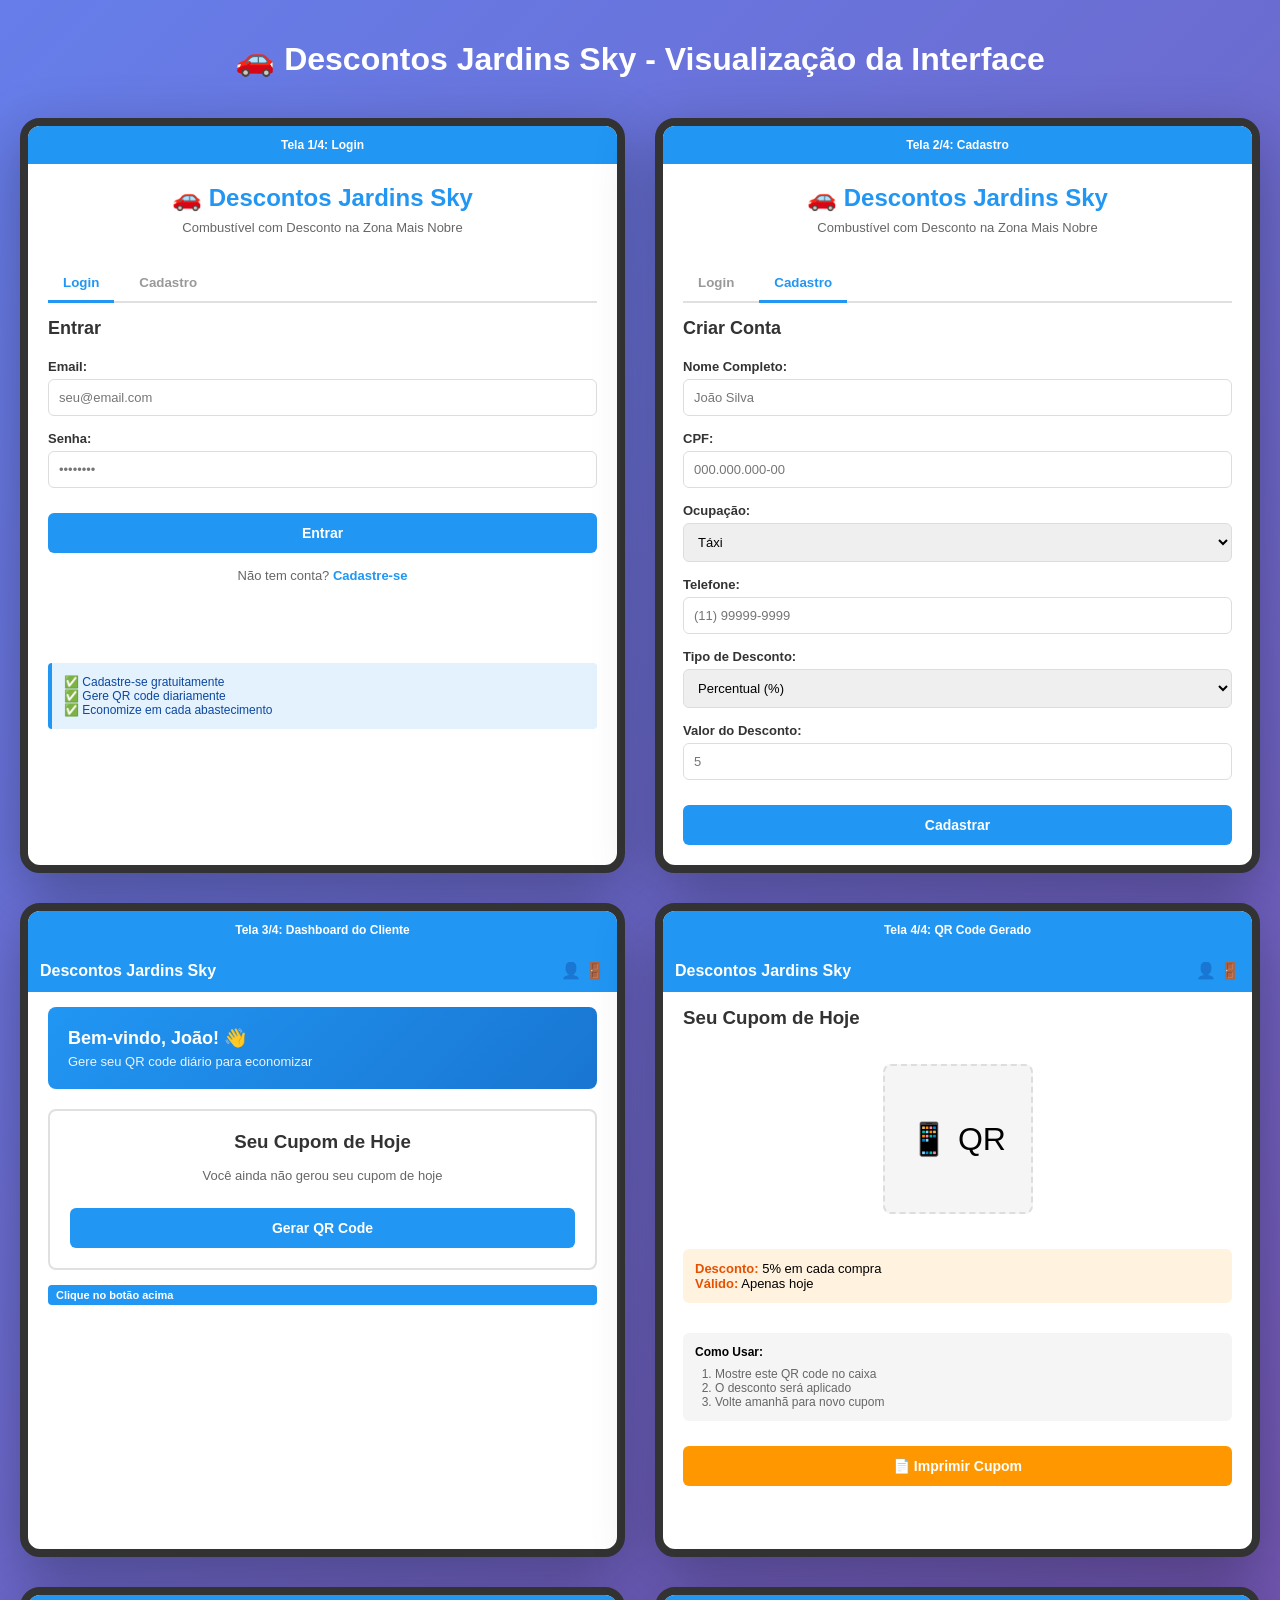
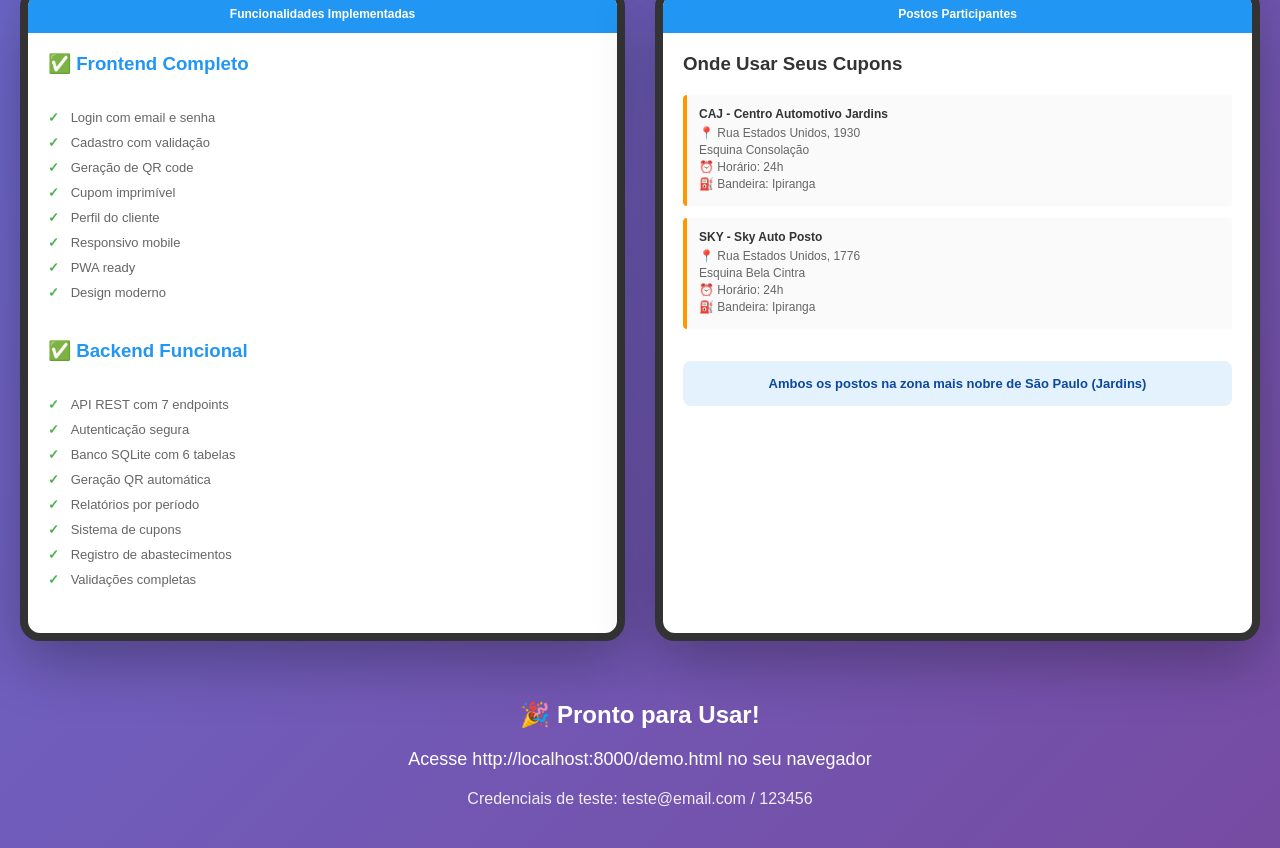
<file: frontend/visualizacao.html>
<!DOCTYPE html>
<html lang="pt-BR">
<head>
    <meta charset="UTF-8">
    <meta name="viewport" content="width=device-width, initial-scale=1.0">
    <title>Visualização - Descontos Jardins Sky</title>
    <style>
        * {
            margin: 0;
            padding: 0;
            box-sizing: border-box;
        }

        body {
            font-family: -apple-system, BlinkMacSystemFont, 'Segoe UI', Roboto, sans-serif;
            background: linear-gradient(135deg, #667eea 0%, #764ba2 100%);
            min-height: 100vh;
            padding: 40px 20px;
        }

        .container {
            max-width: 1400px;
            margin: 0 auto;
        }

        h1 {
            color: white;
            text-align: center;
            margin-bottom: 40px;
            font-size: 32px;
        }

        .demo-grid {
            display: grid;
            grid-template-columns: repeat(auto-fit, minmax(600px, 1fr));
            gap: 30px;
        }

        .screen {
            background: white;
            border-radius: 20px;
            box-shadow: 0 20px 60px rgba(0,0,0,0.3);
            overflow: hidden;
            border: 8px solid #333;
        }

        .screen-header {
            background: #2196F3;
            color: white;
            padding: 12px 16px;
            font-size: 12px;
            text-align: center;
            font-weight: bold;
        }

        .screen-content {
            padding: 20px;
            min-height: 600px;
            display: flex;
            flex-direction: column;
        }

        .logo-section {
            text-align: center;
            margin-bottom: 30px;
        }

        .logo-section h2 {
            font-size: 24px;
            color: #2196F3;
            margin-bottom: 8px;
        }

        .logo-section p {
            color: #666;
            font-size: 13px;
        }

        .form-section {
            flex: 1;
        }

        .form-section h3 {
            color: #333;
            margin-bottom: 20px;
            font-size: 18px;
        }

        .form-group {
            margin-bottom: 15px;
        }

        .form-group label {
            display: block;
            margin-bottom: 5px;
            font-weight: 600;
            color: #333;
            font-size: 13px;
        }

        .form-group input,
        .form-group select {
            width: 100%;
            padding: 10px;
            border: 1px solid #ddd;
            border-radius: 6px;
            font-size: 13px;
            font-family: inherit;
        }

        .form-group input:focus,
        .form-group select:focus {
            outline: none;
            border-color: #2196F3;
            box-shadow: 0 0 0 3px rgba(33, 150, 243, 0.1);
        }

        .btn {
            width: 100%;
            padding: 12px;
            background: #2196F3;
            color: white;
            border: none;
            border-radius: 6px;
            font-weight: 600;
            cursor: pointer;
            font-size: 14px;
            margin-top: 10px;
            transition: background 0.3s;
        }

        .btn:hover {
            background: #1976D2;
        }

        .btn-secondary {
            background: #FF9800;
        }

        .btn-secondary:hover {
            background: #FB8C00;
        }

        .toggle-link {
            text-align: center;
            margin-top: 15px;
            font-size: 13px;
            color: #666;
        }

        .toggle-link a {
            color: #2196F3;
            text-decoration: none;
            cursor: pointer;
            font-weight: 600;
        }

        .info-box {
            background: #e3f2fd;
            border-left: 4px solid #2196F3;
            padding: 12px;
            border-radius: 4px;
            font-size: 12px;
            color: #0d47a1;
            margin-bottom: 15px;
        }

        .welcome-section {
            background: linear-gradient(135deg, #2196F3, #1976D2);
            color: white;
            padding: 20px;
            border-radius: 8px;
            margin-bottom: 20px;
        }

        .welcome-section h2 {
            margin-bottom: 5px;
            font-size: 18px;
        }

        .welcome-section p {
            font-size: 13px;
            opacity: 0.9;
        }

        .cupom-box {
            border: 2px solid #e0e0e0;
            border-radius: 8px;
            padding: 20px;
            text-align: center;
        }

        .qrcode-placeholder {
            width: 150px;
            height: 150px;
            background: #f5f5f5;
            border: 2px dashed #ddd;
            margin: 20px auto;
            display: flex;
            align-items: center;
            justify-content: center;
            border-radius: 8px;
            font-size: 32px;
        }

        .discount-info {
            background: #fff3e0;
            padding: 12px;
            border-radius: 6px;
            margin: 15px 0;
            font-size: 13px;
        }

        .discount-info strong {
            color: #e65100;
        }

        .posto-card {
            border-left: 4px solid #FF9800;
            background: #fafafa;
            padding: 12px;
            margin-bottom: 12px;
            border-radius: 4px;
            font-size: 12px;
        }

        .posto-card h4 {
            margin-bottom: 5px;
            color: #333;
        }

        .posto-card p {
            color: #666;
            margin: 3px 0;
        }

        .screen-number {
            background: #2196F3;
            color: white;
            display: inline-block;
            padding: 4px 8px;
            border-radius: 4px;
            font-size: 11px;
            font-weight: bold;
            margin-bottom: 10px;
        }

        @media (max-width: 1200px) {
            .demo-grid {
                grid-template-columns: 1fr;
            }
        }

        .feature-list {
            list-style: none;
            margin: 15px 0;
            font-size: 13px;
        }

        .feature-list li {
            padding: 5px 0;
            color: #666;
        }

        .feature-list li:before {
            content: "✓ ";
            color: #4CAF50;
            font-weight: bold;
            margin-right: 8px;
        }

        .tabs {
            display: flex;
            gap: 10px;
            margin-bottom: 15px;
            border-bottom: 2px solid #e0e0e0;
        }

        .tab {
            padding: 10px 15px;
            border: none;
            background: none;
            cursor: pointer;
            font-weight: 600;
            color: #999;
            border-bottom: 3px solid transparent;
            margin-bottom: -2px;
        }

        .tab.active {
            color: #2196F3;
            border-bottom-color: #2196F3;
        }
    </style>
</head>
<body>
    <div class="container">
        <h1>🚗 Descontos Jardins Sky - Visualização da Interface</h1>

        <div class="demo-grid">
            <!-- TELA 1: LOGIN -->
            <div class="screen">
                <div class="screen-header">Tela 1/4: Login</div>
                <div class="screen-content">
                    <div class="logo-section">
                        <h2>🚗 Descontos Jardins Sky</h2>
                        <p>Combustível com Desconto na Zona Mais Nobre</p>
                    </div>

                    <div class="tabs">
                        <button class="tab active">Login</button>
                        <button class="tab">Cadastro</button>
                    </div>

                    <div class="form-section">
                        <h3>Entrar</h3>

                        <div class="form-group">
                            <label>Email:</label>
                            <input type="email" placeholder="seu@email.com">
                        </div>

                        <div class="form-group">
                            <label>Senha:</label>
                            <input type="password" placeholder="••••••••">
                        </div>

                        <button class="btn">Entrar</button>

                        <div class="toggle-link">
                            Não tem conta? <a>Cadastre-se</a>
                        </div>
                    </div>

                    <div class="info-box">
                        ✅ Cadastre-se gratuitamente<br>
                        ✅ Gere QR code diariamente<br>
                        ✅ Economize em cada abastecimento
                    </div>
                </div>
            </div>

            <!-- TELA 2: CADASTRO -->
            <div class="screen">
                <div class="screen-header">Tela 2/4: Cadastro</div>
                <div class="screen-content">
                    <div class="logo-section">
                        <h2>🚗 Descontos Jardins Sky</h2>
                        <p>Combustível com Desconto na Zona Mais Nobre</p>
                    </div>

                    <div class="tabs">
                        <button class="tab">Login</button>
                        <button class="tab active">Cadastro</button>
                    </div>

                    <div class="form-section" style="overflow-y: auto;">
                        <h3>Criar Conta</h3>

                        <div class="form-group">
                            <label>Nome Completo:</label>
                            <input type="text" placeholder="João Silva">
                        </div>

                        <div class="form-group">
                            <label>CPF:</label>
                            <input type="text" placeholder="000.000.000-00">
                        </div>

                        <div class="form-group">
                            <label>Ocupação:</label>
                            <select>
                                <option>Selecione...</option>
                                <option selected>Táxi</option>
                                <option>Uber</option>
                                <option>Outro</option>
                            </select>
                        </div>

                        <div class="form-group">
                            <label>Telefone:</label>
                            <input type="tel" placeholder="(11) 99999-9999">
                        </div>

                        <div class="form-group">
                            <label>Tipo de Desconto:</label>
                            <select>
                                <option>Percentual (%)</option>
                                <option>Reais (R$)</option>
                            </select>
                        </div>

                        <div class="form-group">
                            <label>Valor do Desconto:</label>
                            <input type="number" placeholder="5" step="0.01">
                        </div>

                        <button class="btn">Cadastrar</button>
                    </div>
                </div>
            </div>

            <!-- TELA 3: DASHBOARD -->
            <div class="screen">
                <div class="screen-header">Tela 3/4: Dashboard do Cliente</div>
                <div class="screen-content">
                    <div style="background: #2196F3; color: white; padding: 12px; margin: -20px -20px 15px -20px; display: flex; justify-content: space-between; align-items: center;">
                        <strong>Descontos Jardins Sky</strong>
                        <span>👤 🚪</span>
                    </div>

                    <div class="welcome-section">
                        <h2>Bem-vindo, João! 👋</h2>
                        <p>Gere seu QR code diário para economizar</p>
                    </div>

                    <div class="cupom-box">
                        <h3 style="margin-bottom: 15px; color: #333;">Seu Cupom de Hoje</h3>
                        <p style="color: #666; font-size: 13px; margin-bottom: 15px;">Você ainda não gerou seu cupom de hoje</p>
                        <button class="btn">Gerar QR Code</button>
                    </div>

                    <div class="screen-number" style="margin-top: 15px;">Clique no botão acima</div>
                </div>
            </div>

            <!-- TELA 4: CUPOM GERADO -->
            <div class="screen">
                <div class="screen-header">Tela 4/4: QR Code Gerado</div>
                <div class="screen-content">
                    <div style="background: #2196F3; color: white; padding: 12px; margin: -20px -20px 15px -20px; display: flex; justify-content: space-between; align-items: center;">
                        <strong>Descontos Jardins Sky</strong>
                        <span>👤 🚪</span>
                    </div>

                    <h3 style="color: #333; margin-bottom: 15px;">Seu Cupom de Hoje</h3>

                    <div class="qrcode-placeholder">📱 QR</div>

                    <div class="discount-info">
                        <strong>Desconto:</strong> 5% em cada compra<br>
                        <strong>Válido:</strong> Apenas hoje
                    </div>

                    <div style="background: #f5f5f5; padding: 12px; border-radius: 6px; font-size: 12px; margin: 15px 0;">
                        <strong>Como Usar:</strong>
                        <ol style="margin-left: 20px; margin-top: 8px; color: #666;">
                            <li>Mostre este QR code no caixa</li>
                            <li>O desconto será aplicado</li>
                            <li>Volte amanhã para novo cupom</li>
                        </ol>
                    </div>

                    <button class="btn btn-secondary">📄 Imprimir Cupom</button>
                </div>
            </div>

            <!-- INFORMAÇÕES -->
            <div class="screen">
                <div class="screen-header">Funcionalidades Implementadas</div>
                <div class="screen-content">
                    <h3 style="color: #2196F3; margin-bottom: 15px;">✅ Frontend Completo</h3>

                    <ul class="feature-list">
                        <li>Login com email e senha</li>
                        <li>Cadastro com validação</li>
                        <li>Geração de QR code</li>
                        <li>Cupom imprimível</li>
                        <li>Perfil do cliente</li>
                        <li>Responsivo mobile</li>
                        <li>PWA ready</li>
                        <li>Design moderno</li>
                    </ul>

                    <h3 style="color: #2196F3; margin-top: 20px; margin-bottom: 15px;">✅ Backend Funcional</h3>

                    <ul class="feature-list">
                        <li>API REST com 7 endpoints</li>
                        <li>Autenticação segura</li>
                        <li>Banco SQLite com 6 tabelas</li>
                        <li>Geração QR automática</li>
                        <li>Relatórios por período</li>
                        <li>Sistema de cupons</li>
                        <li>Registro de abastecimentos</li>
                        <li>Validações completas</li>
                    </ul>
                </div>
            </div>

            <!-- POSTOS -->
            <div class="screen">
                <div class="screen-header">Postos Participantes</div>
                <div class="screen-content">
                    <h3 style="color: #333; margin-bottom: 20px;">Onde Usar Seus Cupons</h3>

                    <div class="posto-card">
                        <h4>CAJ - Centro Automotivo Jardins</h4>
                        <p><strong>📍</strong> Rua Estados Unidos, 1930</p>
                        <p>Esquina Consolação</p>
                        <p><strong>⏰</strong> Horário: 24h</p>
                        <p><strong>⛽</strong> Bandeira: Ipiranga</p>
                    </div>

                    <div class="posto-card">
                        <h4>SKY - Sky Auto Posto</h4>
                        <p><strong>📍</strong> Rua Estados Unidos, 1776</p>
                        <p>Esquina Bela Cintra</p>
                        <p><strong>⏰</strong> Horário: 24h</p>
                        <p><strong>⛽</strong> Bandeira: Ipiranga</p>
                    </div>

                    <div style="background: #e3f2fd; padding: 15px; border-radius: 8px; margin-top: 20px; text-align: center; font-size: 13px; color: #0d47a1;">
                        <strong>Ambos os postos na zona mais nobre de São Paulo (Jardins)</strong>
                    </div>
                </div>
            </div>
        </div>

        <div style="text-align: center; margin-top: 60px; color: white;">
            <h2 style="margin-bottom: 20px;">🎉 Pronto para Usar!</h2>
            <p style="font-size: 18px; margin-bottom: 20px;">Acesse http://localhost:8000/demo.html no seu navegador</p>
            <p style="opacity: 0.9;">Credenciais de teste: teste@email.com / 123456</p>
        </div>
    </div>
</body>
</html>
</file>
<file: frontend/css/style.css>
* {
    margin: 0;
    padding: 0;
    box-sizing: border-box;
}

:root {
    --primary-color: #2196F3;
    --secondary-color: #FF9800;
    --success-color: #4CAF50;
    --danger-color: #F44336;
    --dark: #212121;
    --light: #f5f5f5;
    --border: #e0e0e0;
}

html, body {
    height: 100%;
    font-family: -apple-system, BlinkMacSystemFont, 'Segoe UI', Roboto, Oxygen, Ubuntu, Cantarell, sans-serif;
    background-color: var(--light);
    color: var(--dark);
}

/* ===== CONTAINER ===== */
.container {
    max-width: 600px;
    margin: 0 auto;
    padding: 20px;
}

/* ===== PÁGINA DE AUTENTICAÇÃO ===== */
.auth-page {
    display: flex;
    align-items: center;
    justify-content: center;
    min-height: 100vh;
    background: linear-gradient(135deg, var(--primary-color), var(--secondary-color));
}

.auth-card {
    background: white;
    border-radius: 12px;
    padding: 30px;
    padding-top: 40px;
    box-shadow: 0 10px 40px rgba(0, 0, 0, 0.2);
    width: 100%;
    max-width: 500px;
    max-height: 90vh;
    overflow-y: auto;
}

/* ===== CABEÇALHO COM O CAJINHO =====
   A imagem (Cajinho + etiqueta "DESCONTOS" laçada na mangueira) ocupa a faixa
   inteira. O canto de cima à esquerda dela é só fundo azul, e é ali que o
   nome, a frase e o selo ficam — por cima da imagem, à esquerda do Cajinho e
   acima da etiqueta. Assim o texto pôde crescer sem empurrar nada e sem
   deixar a faixa mais alta.
   Aparece nas três telas (entrar, criar conta e esqueci a senha). */
.auth-card { padding-top: 0; overflow-x: hidden; }

.logo {
    position: relative;
    overflow: hidden;
    display: block;
    text-align: left;
    margin: 0 -30px 20px;
    padding: 0;
    background: linear-gradient(160deg, #1e3a8a 0%, #2563eb 100%);
    border-radius: 12px 12px 0 0;
}

.logo .cajinho {
    display: block;
    width: 100%;
    margin: 0;
}

.logo-texto {
    position: absolute;
    top: 20px;
    left: 30px;
    width: 54%;
    z-index: 2;
}

.logo h1 {
    color: #fff;
    font-size: 42px;
    line-height: 0.98;
    letter-spacing: -1px;
    margin-bottom: 8px;
    text-shadow: 0 2px 8px rgba(0,0,0,.25);
}

.logo p {
    color: #dbe7ff;
    font-size: 15px;
    line-height: 1.3;
    text-shadow: 0 1px 5px rgba(0,0,0,.3);
}

.logo-bandeira {
    display: inline-block;
    margin-top: 10px;
    padding: 5px 11px;
    border-radius: 999px;
    background: #FFD100;
    color: #6b5200;
    font-size: 11px;
    font-weight: 800;
    letter-spacing: 0.5px;
    text-transform: uppercase;
}

@media (max-width: 370px) {
    .logo-texto { top: 16px; left: 20px; width: 58%; }
    .logo h1 { font-size: 34px; }
    .logo p  { font-size: 13px; }
    .logo-bandeira { font-size: 10px; }
}

/* ===== FORMULÁRIOS ===== */
.auth-form {
    display: none;
}

.auth-form.active {
    display: block;
}

.auth-form h2 {
    margin-bottom: 20px;
    color: var(--dark);
}

.form-group {
    margin-bottom: 15px;
}

.form-group label {
    display: block;
    margin-bottom: 5px;
    font-weight: 600;
    color: var(--dark);
    font-size: 14px;
}

.form-group input,
.form-group select {
    width: 100%;
    padding: 12px;
    border: 1px solid var(--border);
    border-radius: 6px;
    font-size: 16px;
    font-family: inherit;
    transition: border-color 0.3s;
}

.form-group input:focus,
.form-group select:focus {
    outline: none;
    border-color: var(--primary-color);
    box-shadow: 0 0 0 3px rgba(33, 150, 243, 0.1);
}

/* ===== BOTÕES ===== */
.btn {
    padding: 12px 24px;
    border: none;
    border-radius: 6px;
    font-size: 16px;
    font-weight: 600;
    cursor: pointer;
    transition: all 0.3s;
    width: 100%;
}

.btn-primary {
    background-color: var(--primary-color);
    color: white;
}

.btn-primary:hover {
    background-color: #1976D2;
    transform: translateY(-2px);
    box-shadow: 0 5px 20px rgba(33, 150, 243, 0.4);
}

.btn-secondary {
    background-color: var(--secondary-color);
    color: white;
}

.btn-secondary:hover {
    background-color: #FB8C00;
}

.btn-lg {
    padding: 16px 32px;
    font-size: 18px;
}

.toggle-auth {
    text-align: center;
    margin-top: 20px;
    color: #666;
}

.toggle-auth a {
    color: var(--primary-color);
    text-decoration: none;
    font-weight: 600;
}

.info-box {
    background-color: #e3f2fd;
    border-left: 4px solid var(--primary-color);
    padding: 15px;
    margin-top: 20px;
    border-radius: 4px;
    font-size: 14px;
    color: #0d47a1;
}

.info-box p {
    margin-bottom: 8px;
}

/* ===== MENSAGENS DE ERRO ===== */
.erro-msg {
    color: var(--danger-color);
    margin-top: 10px;
    padding: 10px;
    background-color: #ffebee;
    border-radius: 4px;
    display: none;
}

.erro-msg.show {
    display: block;
}

/* ===== DASHBOARD ===== */
.navbar {
    background-color: var(--primary-color);
    color: white;
    padding: 16px 20px;
    display: flex;
    justify-content: space-between;
    align-items: center;
    box-shadow: 0 2px 8px rgba(0, 0, 0, 0.1);
}

.navbar h1 {
    font-size: 20px;
}

.navbar-icons {
    display: flex;
    gap: 10px;
}

.icon-btn {
    background: rgba(255, 255, 255, 0.2);
    border: none;
    color: white;
    width: 40px;
    height: 40px;
    border-radius: 50%;
    font-size: 20px;
    cursor: pointer;
    transition: background 0.3s;
}

.icon-btn:hover {
    background: rgba(255, 255, 255, 0.3);
}

.btn-logout {
    background-color: var(--danger-color);
    color: white;
    border: none;
    padding: 8px 16px;
    border-radius: 6px;
    font-size: 14px;
    font-weight: 600;
    cursor: pointer;
    transition: all 0.3s;
    display: flex;
    align-items: center;
    gap: 6px;
}

.btn-logout:hover {
    background-color: #d32f2f;
    transform: scale(1.05);
    box-shadow: 0 2px 8px rgba(244, 67, 54, 0.4);
}

.dashboard-container {
    padding: 20px;
}

/* ===== CARDS ===== */
.welcome-card,
.cupom-card,
.postos-card,
.historico-card {
    background: white;
    border-radius: 12px;
    padding: 20px;
    margin-bottom: 20px;
    box-shadow: 0 2px 8px rgba(0, 0, 0, 0.1);
}

/* PRODUTOS LISTA */
.produtos-lista {
    display: grid;
    grid-template-columns: 1fr;
    gap: 12px;
}

.produto-item {
    display: flex;
    justify-content: space-between;
    align-items: center;
    padding: 12px;
    background: #f9f9f9;
    border-left: 4px solid #2196F3;
    border-radius: 6px;
    transition: all 0.3s;
}

.produto-item:hover {
    background: #f0f7ff;
    border-left-color: #1976D2;
}

.produto-info {
    flex: 1;
    text-align: left;
}

.produto-nome {
    font-weight: 600;
    color: #333;
    margin-bottom: 4px;
    font-size: 14px;
}

.produto-tipo {
    font-size: 11px;
    color: #999;
    text-transform: uppercase;
}

.produto-preco {
    text-align: right;
    margin-right: 12px;
}

.preco-valor {
    font-size: 16px;
    font-weight: 600;
    color: #2196F3;
}

.preco-unidade {
    font-size: 11px;
    color: #999;
}

.btn-produto {
    background: #2196F3;
    color: white;
    border: none;
    padding: 8px 16px;
    border-radius: 4px;
    cursor: pointer;
    font-size: 12px;
    font-weight: 600;
    transition: background 0.3s;
    white-space: nowrap;
}

.btn-produto:hover {
    background: #1976D2;
}

.btn-produto.gerado {
    background: #4CAF50;
}

.btn-produto.gerado:hover {
    background: #45a049;
}

.cupom-header {
    display: flex;
    justify-content: space-between;
    align-items: center;
    margin-bottom: 20px;
}

.cupom-header h3 {
    color: var(--dark);
}

.cupom-data {
    background-color: var(--primary-color);
    color: white;
    padding: 5px 12px;
    border-radius: 20px;
    font-size: 12px;
}

/* ===== CUPOM VAZIO ===== */
.cupom-vazio {
    text-align: center;
    padding: 40px 20px;
    color: #999;
}

.cupom-vazio p {
    margin-bottom: 20px;
}

/* ===== CUPOM GERADO ===== */
.cupom-gerado {
    text-align: center;
}

.qrcode-container {
    background-color: #f9f9f9;
    padding: 20px;
    border-radius: 8px;
    margin-bottom: 20px;
}

.qrcode-container img {
    width: 200px;
    height: 200px;
    border: 2px solid var(--border);
    border-radius: 8px;
}

/* É a saída quando a câmera do frentista não lê: tela riscada, sol forte,
   lente suja. Em cinza claro de 12px ninguém consegue ditar o código. */
.qrcode-text {
    margin-top: 12px;
    font-family: 'Courier New', ui-monospace, monospace;
    font-size: 19px;
    font-weight: 700;
    letter-spacing: 2px;
    color: #1a237e;
    background: #eef4fd;
    border: 1px solid #c7dcf7;
    border-radius: 8px;
    padding: 8px 10px;
    word-break: break-all;
    user-select: all;
}

.cupom-info {
    background-color: #e3f2fd;
    padding: 15px;
    border-radius: 8px;
    margin-bottom: 20px;
}

.cupom-info h4 {
    margin-bottom: 10px;
    color: var(--dark);
}

.info-row {
    display: flex;
    justify-content: space-between;
    margin-bottom: 8px;
    font-size: 14px;
}

.info-row .label {
    color: #666;
}

.info-row .valor {
    font-weight: 600;
    color: var(--primary-color);
}

.cupom-instrucoes {
    background-color: #f5f5f5;
    padding: 15px;
    border-radius: 8px;
    margin-bottom: 20px;
    text-align: left;
}

.cupom-instrucoes h4 {
    margin-bottom: 10px;
    color: var(--dark);
}

.cupom-instrucoes ol {
    margin-left: 20px;
    font-size: 14px;
    color: #666;
}

.cupom-instrucoes li {
    margin-bottom: 8px;
}

.cupom-limites {
    background-color: #fff3e0;
    padding: 12px;
    border-radius: 6px;
    margin-bottom: 20px;
    color: #e65100;
    font-weight: 600;
}

/* ===== POSTOS ===== */
.posto-item {
    padding: 15px;
    border-left: 4px solid var(--secondary-color);
    background-color: #fafafa;
    margin-bottom: 15px;
    border-radius: 4px;
}

.posto-item h4 {
    margin-bottom: 8px;
    color: var(--dark);
}

.posto-item p {
    font-size: 14px;
    color: #666;
    margin-bottom: 4px;
}

/* ===== MODAL ===== */
.modal {
    position: fixed;
    z-index: 1000;
    left: 0;
    top: 0;
    width: 100%;
    height: 100%;
    background-color: rgba(0, 0, 0, 0.4);
    display: flex;
    align-items: center;
    justify-content: center;
}

.modal-content {
    background-color: white;
    padding: 30px;
    border-radius: 12px;
    max-width: 500px;
    width: 90%;
    box-shadow: 0 10px 40px rgba(0, 0, 0, 0.3);
}

.close {
    float: right;
    font-size: 28px;
    font-weight: bold;
    color: #999;
    cursor: pointer;
}

.close:hover {
    color: var(--dark);
}

/* ===== RESPONSIVO ===== */
@media (max-width: 600px) {
    .container {
        padding: 10px;
    }

    .auth-card {
        padding: 0 20px 20px;
    }

    /* a faixa do cabeçalho acompanha o padding menor do celular */
    .logo { margin: 0 -20px 18px; }

    .dashboard-container {
        padding: 10px;
    }

    .btn {
        font-size: 14px;
        padding: 10px 16px;
    }

    .navbar {
        flex-direction: column;
        gap: 10px;
    }

    .navbar h1 {
        font-size: 16px;
    }
}

/* ===== PRINT ===== */
@media print {
    .navbar, .navbar-icons {
        display: none;
    }

    .cupom-card {
        box-shadow: none;
        border: 2px solid var(--border);
    }

    .qrcode-container {
        page-break-inside: avoid;
    }
}

/* ===== PREÇO FINAL EM DESTAQUE NO CUPOM ===== */
.preco-destaque {
    background: linear-gradient(135deg, #1b5e20 0%, #2e7d32 100%);
    color: #fff;
    border-radius: 12px;
    padding: 20px;
    text-align: center;
    margin: 16px 0;
}

.preco-destaque-rotulo {
    display: block;
    font-size: 13px;
    opacity: .9;
    text-transform: uppercase;
    letter-spacing: .05em;
}

.preco-destaque-valor {
    display: flex;
    align-items: baseline;
    justify-content: center;
    gap: 8px;
    margin: 8px 0 6px;
}

.preco-destaque-valor #preco-final-destaque {
    font-size: 42px;
    font-weight: 700;
    line-height: 1;
}

.preco-destaque-unidade { font-size: 15px; opacity: .9; }

.preco-destaque-antes {
    display: flex;
    align-items: center;
    justify-content: center;
    gap: 10px;
    font-size: 14px;
    opacity: .95;
    flex-wrap: wrap;
}

.economia-badge {
    background: rgba(255, 255, 255, .2);
    padding: 3px 10px;
    border-radius: 20px;
    font-size: 13px;
}

/* preços na lista de produtos */
.produto-preco .preco-valor { font-weight: 600; }

/* consentimento de marketing no cadastro */
.form-consentimento {
    background: #f5f7fa;
    border: 1px solid #e0e6ed;
    border-radius: 8px;
    padding: 12px;
}

.checkbox-label {
    display: flex;
    align-items: flex-start;
    gap: 10px;
    cursor: pointer;
    font-size: 14px;
    line-height: 1.4;
    color: #333;
    font-weight: 400;
}

.checkbox-label input[type="checkbox"] {
    width: 18px;
    height: 18px;
    min-width: 18px;
    margin-top: 2px;
    accent-color: #2196F3;
    cursor: pointer;
}

.checkbox-secundario {
    margin-top: 14px;
    padding-top: 12px;
    border-top: 1px solid #e0e6ed;
}

.form-consentimento .ajuda {
    display: block;
    margin-top: 6px;
    margin-left: 28px;
    font-size: 12px;
    color: #777;
}

/* ===== COMPROVAÇÃO DA CATEGORIA NO CADASTRO ===== */

.bloco-veiculo {
    background: #eef4fd;
    border: 1px solid #c7dcf7;
    border-radius: 10px;
    padding: 16px;
    margin: 18px 0;
}

.bloco-veiculo legend {
    font-weight: 700;
    font-size: 15px;
    color: #1a237e;
    padding: 0 8px;
}

.ajuda-bloco {
    font-size: 13px;
    line-height: 1.5;
    color: #445;
    margin-bottom: 14px;
}

.bloco-veiculo .ajuda {
    display: block;
    margin-top: 5px;
    font-size: 12px;
    line-height: 1.45;
    color: #667;
}

/* Placa em letra de máquina: fica parecida com a do carro e evita confundir
   o zero com a letra O na hora de conferir. */
#cadastro-placa, #placa-atual-campo {
    font-family: 'Courier New', ui-monospace, monospace;
    font-size: 22px;
    font-weight: 700;
    letter-spacing: 3px;
    text-align: center;
    text-transform: uppercase;
}

/* O input de arquivo do navegador é feio e pequeno demais para o dedo;
   escondemos e usamos o label como botão. */
.entrada-foto {
    position: absolute;
    width: 1px; height: 1px;
    opacity: 0; overflow: hidden;
}

.botao-foto {
    display: block;
    width: 100%;
    padding: 14px;
    background: #fff;
    border: 2px dashed #7aa7dd;
    border-radius: 10px;
    color: #1a4a8a;
    font-size: 15px;
    font-weight: 600;
    text-align: center;
    cursor: pointer;
}
.botao-foto:hover { background: #f4f9ff; }
.botao-foto.foto-ok {
    border-style: solid;
    border-color: #16a34a;
    background: #f0fdf4;
    color: #15803d;
}

.previa-foto { margin-top: 12px; text-align: center; }
.previa-foto img {
    max-width: 100%;
    max-height: 200px;
    border-radius: 8px;
    border: 1px solid #c7dcf7;
}
.trocar-foto {
    display: block;
    margin: 8px auto 0;
    background: none;
    border: none;
    color: #1a4a8a;
    font-size: 14px;
    font-weight: 600;
    cursor: pointer;
    text-decoration: underline;
}

/* ===== PLACA NO PAINEL DO MOTORISTA ===== */

.cartao-placa {
    background: #eef4fd;
    border: 1px solid #c7dcf7;
    border-radius: 10px;
    padding: 14px 16px;
    margin-bottom: 16px;
}
.cartao-placa .titulo-placa {
    font-size: 13px;
    font-weight: 600;
    color: #445;
    text-transform: uppercase;
    letter-spacing: .5px;
}
.cartao-placa .valor-placa {
    font-family: 'Courier New', ui-monospace, monospace;
    font-size: 28px;
    font-weight: 700;
    letter-spacing: 4px;
    color: #1a237e;
    margin: 4px 0;
}
.cartao-placa .aviso-placa { font-size: 12.5px; color: #667; line-height: 1.45; }
.cartao-placa .btn-trocar-placa {
    background: none;
    border: none;
    color: #1a4a8a;
    font-size: 14px;
    font-weight: 600;
    cursor: pointer;
    text-decoration: underline;
    padding: 6px 0 0;
}
.cartao-placa .linha-troca { display: flex; gap: 8px; margin-top: 8px; }
.cartao-placa .linha-troca input { flex: 1; }
.cartao-placa .linha-troca button {
    padding: 10px 16px;
    background: #2196F3;
    color: #fff;
    border: none;
    border-radius: 8px;
    font-weight: 600;
    cursor: pointer;
}
.msg-placa { font-size: 13px; margin-top: 8px; }
.msg-placa.ok { color: #15803d; }
.msg-placa.erro { color: #b91c1c; }

/* Selo com o número de cadastros esperando liberação na aba Convênios.
   Fica na aba porque a fila só é útil se alguém lembrar de olhar. */
.selo-pendentes {
    display: inline-block;
    min-width: 20px;
    padding: 1px 6px;
    margin-left: 4px;
    border-radius: 10px;
    background: #c62828;
    color: #fff;
    font-size: 12px;
    font-weight: 700;
    line-height: 18px;
    text-align: center;
    vertical-align: middle;
}


/* ============================================================
   POSTOS DENTRO DO CUPOM
   O motorista abre o cupom e já vê para onde ir, sem rolar a
   tela. O botão abre o mapa traçando a rota de onde ele está.
   ============================================================ */
.cupom-postos {
    margin-top: 18px;
    padding-top: 16px;
    border-top: 2px dashed #d7dbe3;
}

.cupom-postos h4 {
    font-size: 12px;
    font-weight: 800;
    letter-spacing: 1.2px;
    text-transform: uppercase;
    color: #6b7280;
    margin-bottom: 12px;
}

.posto-cupom {
    background: #f7f9fc;
    border: 1px solid #e3e8f0;
    border-radius: 12px;
    padding: 14px 16px;
    margin-bottom: 12px;
}

.posto-cupom:last-child { margin-bottom: 0; }

.posto-cupom-nome {
    font-size: 17px;
    font-weight: 800;
    color: #111827;
    margin-bottom: 4px;
}

.posto-cupom-endereco {
    font-size: 15px;
    color: #374151;
    line-height: 1.45;
}

.posto-cupom-ref { font-size: 13px; color: #6b7280; }

.posto-cupom-botoes {
    display: flex;
    gap: 10px;
    margin-top: 14px;
}

/* Alvo grande de propósito: o motorista costuma tocar isso com o carro
   parado no semáforo, com pressa e às vezes com luva. */
.botao-rota,
.botao-waze {
    display: flex;
    align-items: center;
    justify-content: center;
    min-height: 46px;
    padding: 0 18px;
    border-radius: 10px;
    font-weight: 700;
    font-size: 15px;
    text-decoration: none;
}

.botao-rota { flex: 1; background: #1e40af; color: #fff; }
.botao-rota:active { background: #1b3a9c; }

.botao-waze {
    flex: 0 0 auto;
    background: #fff;
    color: #1e40af;
    border: 2px solid #c7d2fe;
}

/* Celular estreito (iPhone SE e afins): sem isso "Como chegar" quebra em
   duas linhas dentro do botão. */
@media (max-width: 360px) {
    .botao-rota,
    .botao-waze { font-size: 14px; padding: 0 12px; }
    .posto-cupom { padding: 12px; }
}

/* Na impressão o botão não serve para nada — vira texto com o endereço. */
@media print {
    .posto-cupom-botoes { display: none; }
    .cupom-postos { border-top: 1px solid #999; }
}
</file>
